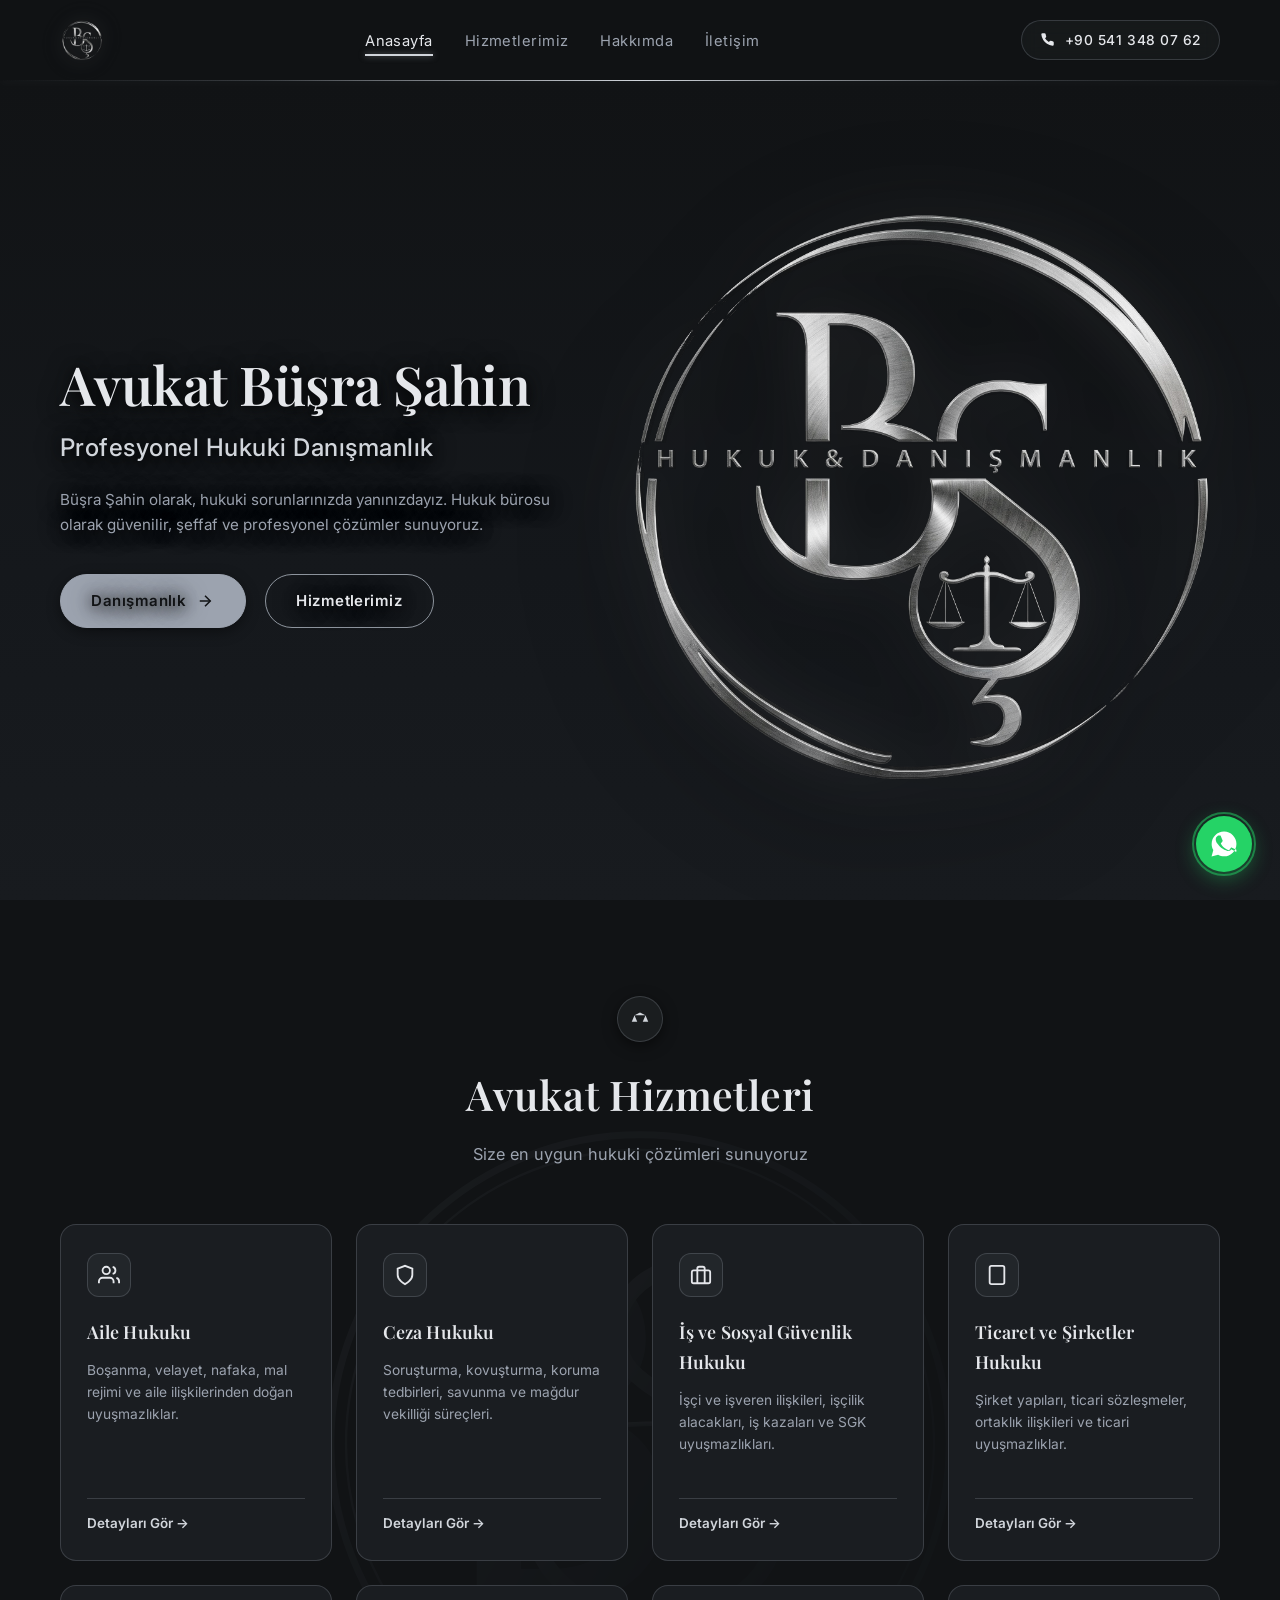
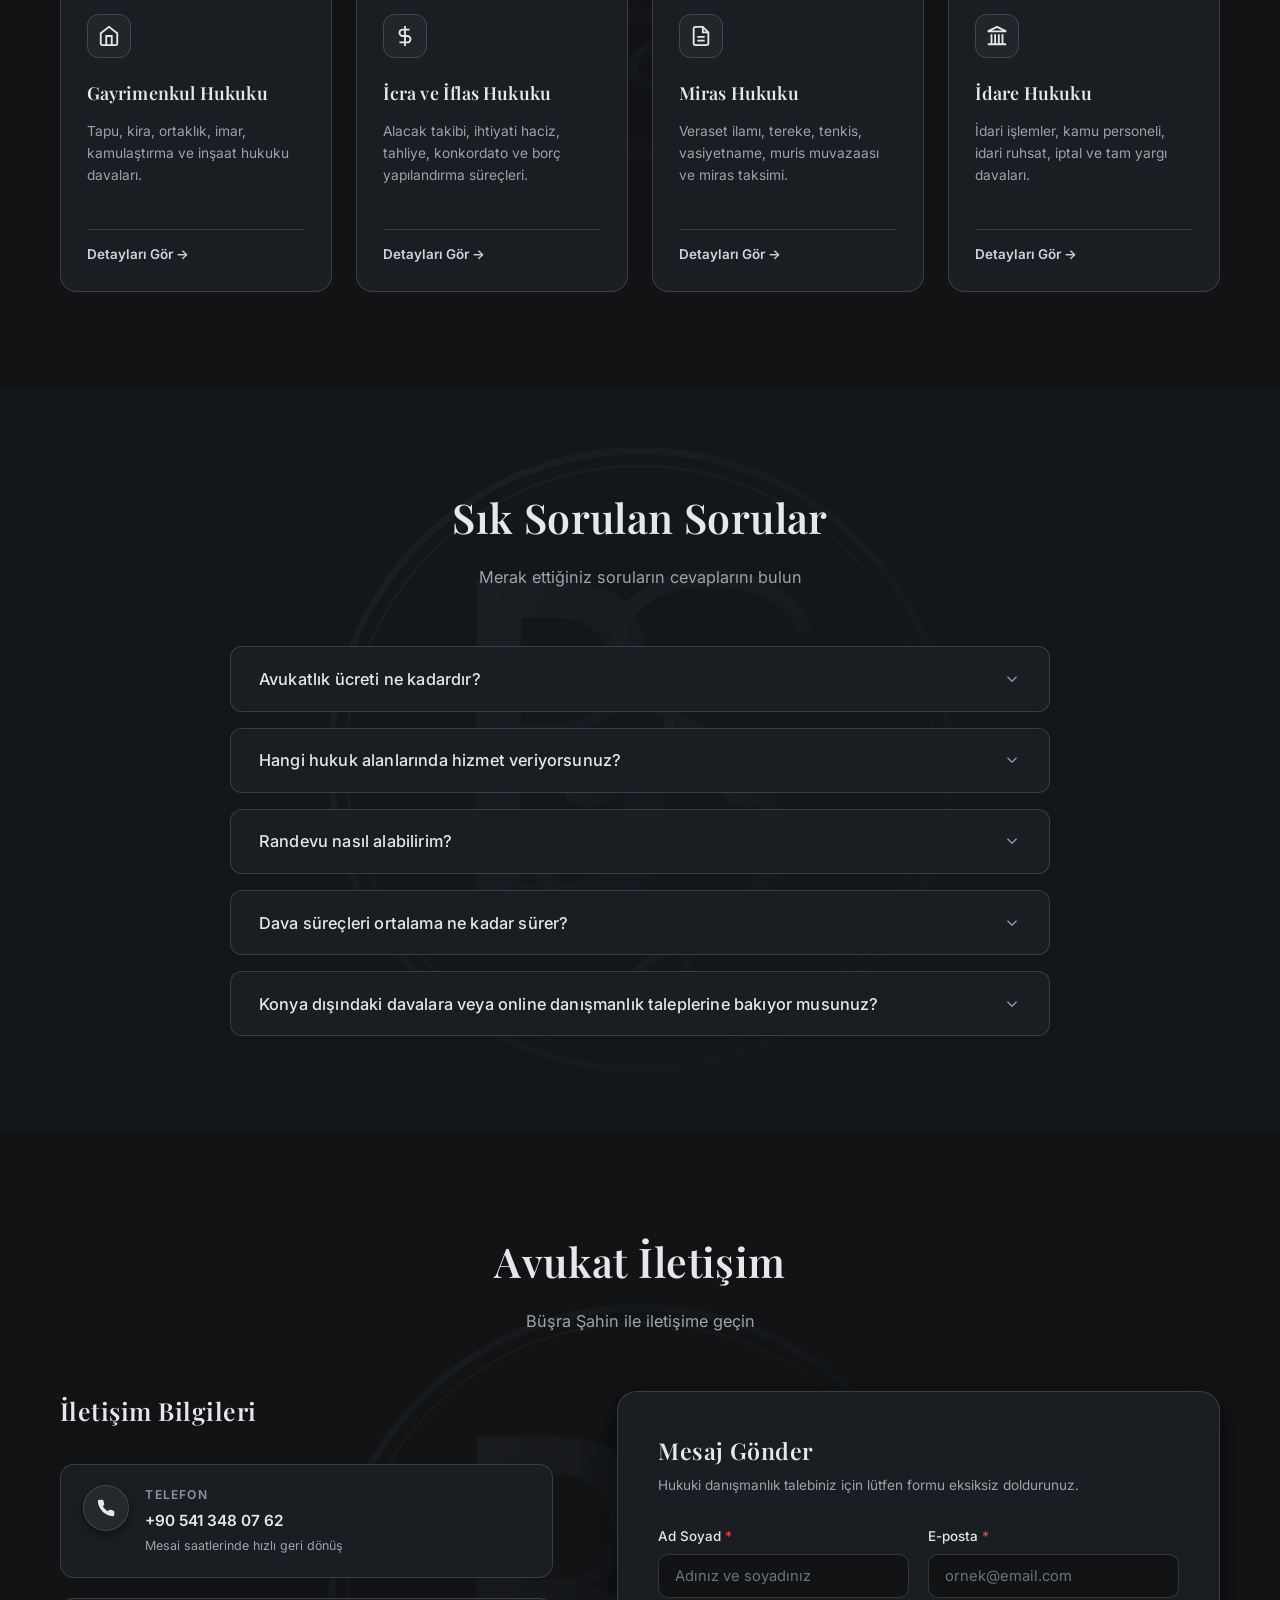
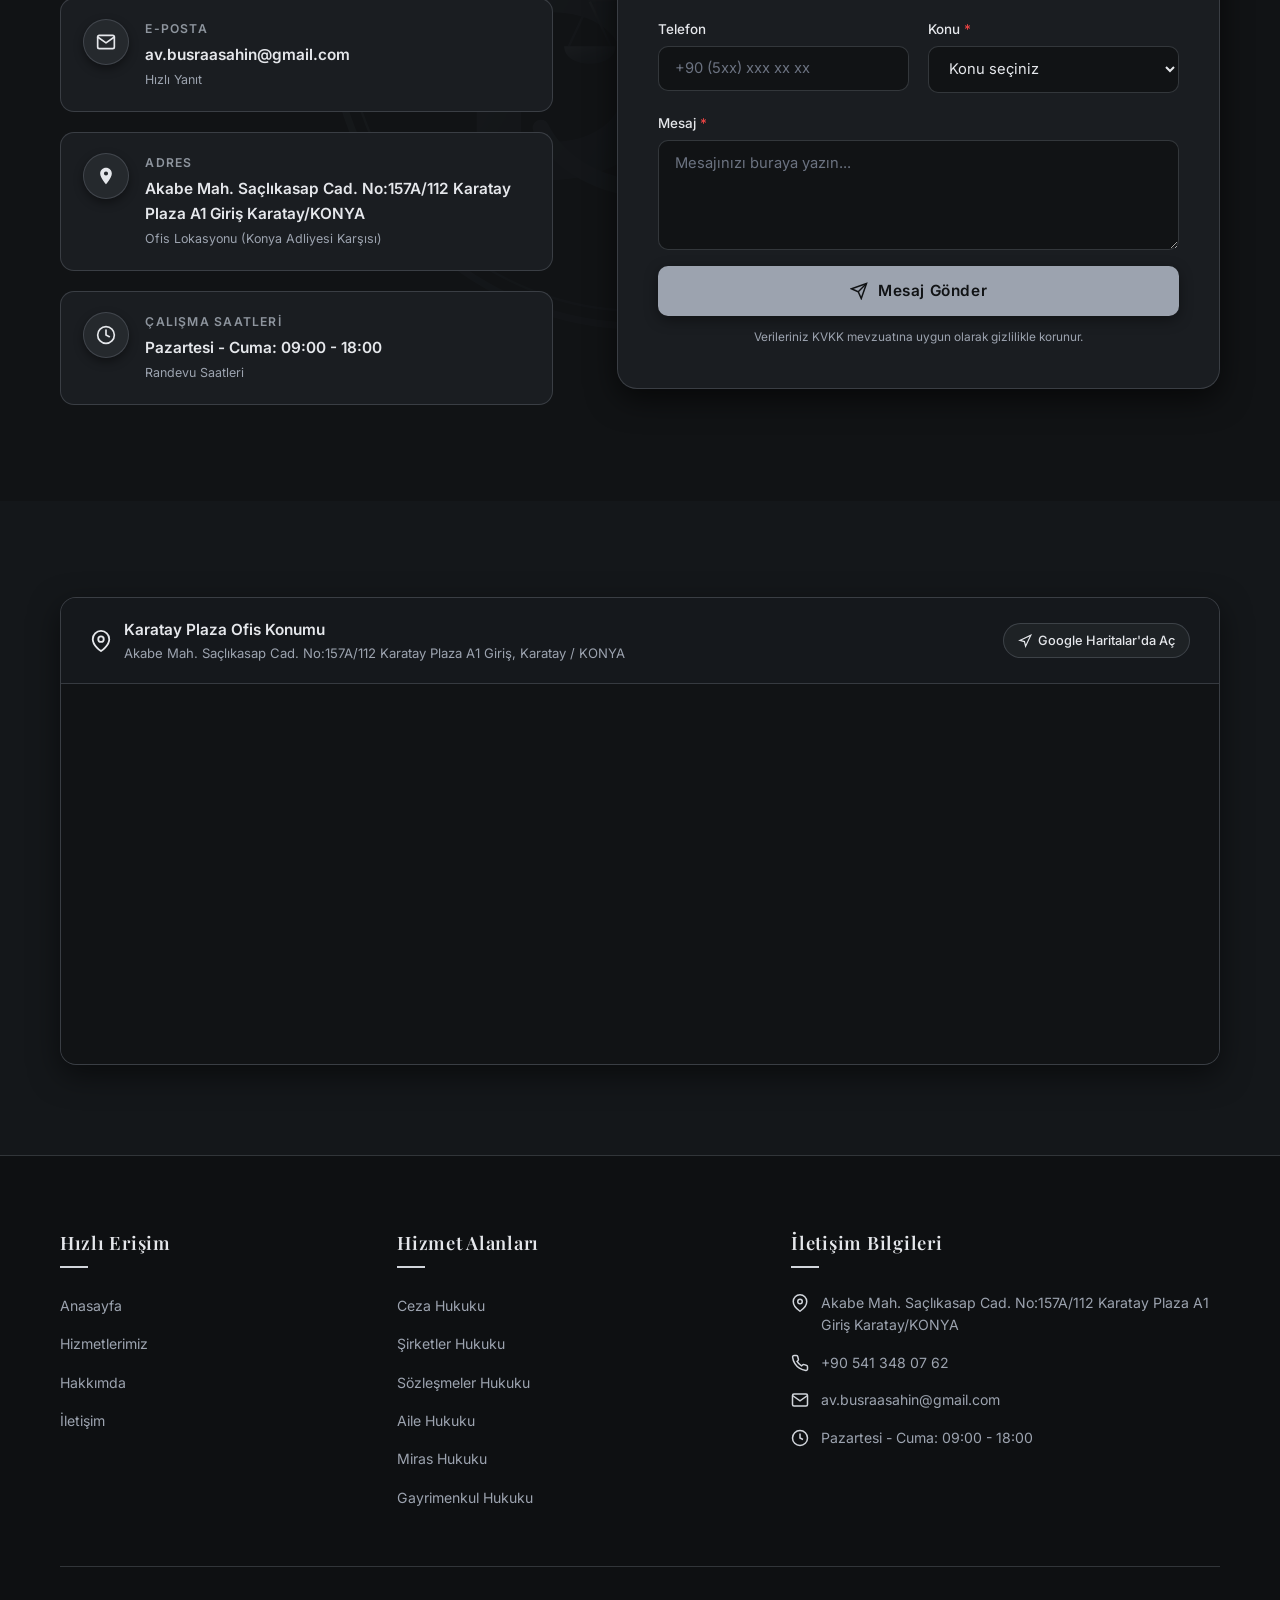
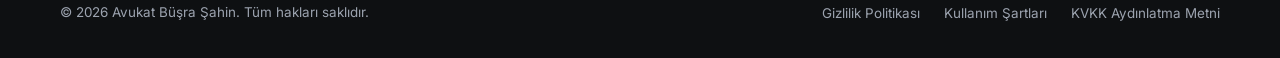
<file: index.html>
<!DOCTYPE html>
<html lang="tr">
<head>
  <meta charset="UTF-8">
  <meta name="viewport" content="width=device-width, initial-scale=1.0">
  <meta name="description" content="Avukat Büşra Şahin Hukuk Bürosu - Konya Adliyesi karşısı Karatay Plaza'da Ceza, Aile, İş, Şirketler, Gayrimenkul ve İcra Hukuku alanlarında profesyonel hukuki danışmanlık ve avukatlık hizmeti.">
  <meta name="keywords" content="Avukat Büşra Şahin, Konya Avukat, Konya Hukuk Bürosu, Karatay Plaza Avukat, Ceza Avukatı, Boşanma Avukatı, Konya Adliyesi Avukat">
  <meta name="author" content="Avukat Büşra Şahin">
  <meta name="theme-color" content="#0b0e13">

  <!-- Open Graph / Sosyal Medya -->
  <meta property="og:type" content="website">
  <meta property="og:title" content="Avukat Büşra Şahin | Profesyonel Hukuki Danışmanlık">
  <meta property="og:description" content="Konya Hukuk Bürosu - Güvenilir, şeffaf ve sonuç odaklı avukatlık hizmetleri.">
  <meta property="og:image" content="assets/logo-original.jpg">

  <title>Avukat Büşra Şahin | Konya Hukuk & Danışmanlık Bürosu</title>

  <!-- Favicon -->
  <link rel="icon" type="image/svg+xml" href="assets/favicon.svg">

  <!-- Stil Dosyası -->
  <link rel="stylesheet" href="css/style.css">
</head>
<body>

  <!-- =======================================================================
       1. ÜST MENÜ & HEADER (Görsel 1)
       ======================================================================= -->
  <header class="site-header" id="topHeader">
    <div class="container nav-container">
      <!-- Sol: BŞ Hukuk Logosu (Yalnızca Küçük Amblem) -->
      <a href="#anasayfa" class="brand-link" aria-label="Avukat Büşra Şahin Anasayfa">
        <img src="assets/logo-original-transparent.png?v=orig_3d" alt="Avukat Büşra Şahin BŞ Logosu" class="brand-logo-img">
      </a>

      <!-- Orta: Menü Linkleri -->
      <nav aria-label="Ana Menü">
        <ul class="nav-menu" id="navMenu">
          <li class="nav-item"><a href="#anasayfa" class="active">Anasayfa</a></li>
          <li class="nav-item"><a href="#hizmetler">Hizmetlerimiz</a></li>
          <li class="nav-item"><a href="#hakkimda" data-legal-key="hakkimda">Hakkımda</a></li>
          <li class="nav-item"><a href="#iletisim">İletişim</a></li>
        </ul>
      </nav>

      <!-- Sağ: Telefon Butonu & Mobil Menü Butonu -->
      <div class="nav-actions">
        <a href="tel:+905413480762" class="header-phone-btn" title="Hemen Arayın: +90 541 348 07 62">
          <svg viewBox="0 0 24 24">
            <path d="M22 16.92v3a2 2 0 0 1-2.18 2 19.79 19.79 0 0 1-8.63-3.07 19.5 19.5 0 0 1-6-6 19.79 19.79 0 0 1-3.07-8.67A2 2 0 0 1 4.11 2h3a2 2 0 0 1 2 1.72 12.84 12.84 0 0 0 .7 2.81 2 2 0 0 1-.45 2.11L8.09 9.91a16 16 0 0 0 6 6l1.27-1.27a2 2 0 0 1 2.11-.45 12.84 12.84 0 0 0 2.81.7A2 2 0 0 1 22 16.92z"/>
          </svg>
          <span>+90 541 348 07 62</span>
        </a>

        <!-- Mobil Menü Açma Butonu -->
        <button class="mobile-toggle" id="mobileToggle" aria-label="Menüyü Aç" aria-expanded="false">
          <svg width="22" height="22" viewBox="0 0 24 24" fill="none" stroke="currentColor" stroke-width="2">
            <line x1="3" y1="12" x2="21" y2="12"></line>
            <line x1="3" y1="6" x2="21" y2="6"></line>
            <line x1="3" y1="18" x2="21" y2="18"></line>
          </svg>
        </button>
      </div>
    </div>
  </header>

  <!-- İnce, Zarif Yatay Gümüş Çizgi -->
  <div class="header-divider"></div>

  <!-- =======================================================================
       HERO BÖLÜMÜ (Görsel 1 & İkinci İstek Detayı)
       ======================================================================= -->
  <section class="hero-section" id="anasayfa">
    <!-- Merkezde/Sağda Birebir Orijinal 3D Gümüş BŞ Logosu -->
    <img src="assets/logo-original-transparent.png?v=orig_3d" alt="Avukat Büşra Şahin 3D Logo" class="hero-bg-watermark" aria-hidden="true">

    <div class="container">
      <div class="hero-grid">
        <!-- Sol Taraf: Tipografi & Çağrı Butonları -->
        <div class="hero-content">
          <h1 class="hero-title">Avukat Büşra Şahin</h1>
          <h2 class="hero-subtitle">Profesyonel Hukuki Danışmanlık</h2>
          <p class="hero-description">
            Büşra Şahin olarak, hukuki sorunlarınızda yanınızdayız. Hukuk bürosu olarak güvenilir, şeffaf ve profesyonel çözümler sunuyoruz.
          </p>
          <div class="hero-actions">
            <a href="#iletisim" class="btn btn-silver">
              <span>Danışmanlık</span>
              <svg width="18" height="18" viewBox="0 0 24 24" fill="none" stroke="currentColor" stroke-width="2">
                <line x1="5" y1="12" x2="19" y2="12"></line>
                <polyline points="12 5 19 12 12 19"></polyline>
              </svg>
            </a>
            <a href="#hizmetler" class="btn btn-ghost">Hizmetlerimiz</a>
          </div>
        </div>
      </div>
    </div>
  </section>

  <!-- =======================================================================
       2. BÖLÜM: AVUKAT HİZMETLERİ (Görsel 2)
       ======================================================================= -->
  <section class="section" id="hizmetler">
    <img src="assets/watermark-dim.svg" alt="" class="section-watermark" aria-hidden="true">

    <div class="container">
      <!-- Başlık & Rozet -->
      <div class="section-header">
        <div class="section-badge-icon">
          <svg viewBox="0 0 24 24">
            <path d="M12 3v18M6 8l6-3 6 3M6 8l-3 7h6l-3-7zM18 8l-3 7h6l-3-7zM8 21h8"/>
          </svg>
        </div>
        <h2 class="section-title">Avukat Hizmetleri</h2>
        <p class="section-subtitle">Size en uygun hukuki çözümleri sunuyoruz</p>
      </div>

      <!-- 8 Adet Hizmet Kartı Grid -->
      <div class="services-grid">
        <!-- 1. Aile Hukuku -->
        <div class="service-card">
          <div class="service-card-top">
            <div class="service-icon-box" title="Aile Hukuku">
              <svg viewBox="0 0 24 24" fill="none" stroke="currentColor" stroke-width="2">
                <path d="M17 21v-2a4 4 0 0 0-4-4H5a4 4 0 0 0-4 4v2"/>
                <circle cx="9" cy="7" r="4"/>
                <path d="M23 21v-2a4 4 0 0 0-3-3.87"/>
                <path d="M16 3.13a4 4 0 0 1 0 7.75"/>
              </svg>
            </div>
            <h3 class="service-title">Aile Hukuku</h3>
            <p class="service-desc">Boşanma, velayet, nafaka, mal rejimi ve aile ilişkilerinden doğan uyuşmazlıklar.</p>
          </div>
          <button class="service-link" data-service-key="aile">Detayları Gör →</button>
        </div>

        <!-- 2. Ceza Hukuku -->
        <div class="service-card">
          <div class="service-card-top">
            <div class="service-icon-box" title="Ceza Hukuku">
              <svg viewBox="0 0 24 24" fill="none" stroke="currentColor" stroke-width="2">
                <path d="M12 22s8-4 8-10V5l-8-3-8 3v7c0 6 8 10 8 10z"/>
              </svg>
            </div>
            <h3 class="service-title">Ceza Hukuku</h3>
            <p class="service-desc">Soruşturma, kovuşturma, koruma tedbirleri, savunma ve mağdur vekilliği süreçleri.</p>
          </div>
          <button class="service-link" data-service-key="ceza">Detayları Gör →</button>
        </div>

        <!-- 3. İş ve Sosyal Güvenlik Hukuku -->
        <div class="service-card">
          <div class="service-card-top">
            <div class="service-icon-box" title="İş Hukuku">
              <svg viewBox="0 0 24 24" fill="none" stroke="currentColor" stroke-width="2">
                <rect x="2" y="7" width="20" height="14" rx="2" ry="2"/>
                <path d="M16 21V5a2 2 0 0 0-2-2h-4a2 2 0 0 0-2 2v16"/>
              </svg>
            </div>
            <h3 class="service-title">İş ve Sosyal Güvenlik Hukuku</h3>
            <p class="service-desc">İşçi ve işveren ilişkileri, işçilik alacakları, iş kazaları ve SGK uyuşmazlıkları.</p>
          </div>
          <button class="service-link" data-service-key="is">Detayları Gör →</button>
        </div>

        <!-- 4. Ticaret ve Şirketler Hukuku -->
        <div class="service-card">
          <div class="service-card-top">
            <div class="service-icon-box" title="Ticaret ve Şirketler Hukuku">
              <svg viewBox="0 0 24 24" fill="none" stroke="currentColor" stroke-width="2">
                <rect x="4" y="2" width="16" height="20" rx="2" ry="2"/>
                <line x1="9" y1="22" x2="9" y2="22.01"/>
                <line x1="15" y1="22" x2="15" y2="22.01"/>
                <line x1="8" y1="6" x2="8" y2="6.01"/>
                <line x1="16" y1="6" x2="16" y2="6.01"/>
                <line x1="8" y1="10" x2="8" y2="10.01"/>
                <line x1="16" y1="10" x2="16" y2="10.01"/>
                <line x1="8" y1="14" x2="8" y2="14.01"/>
                <line x1="16" y1="14" x2="16" y2="14.01"/>
              </svg>
            </div>
            <h3 class="service-title">Ticaret ve Şirketler Hukuku</h3>
            <p class="service-desc">Şirket yapıları, ticari sözleşmeler, ortaklık ilişkileri ve ticari uyuşmazlıklar.</p>
          </div>
          <button class="service-link" data-service-key="ticaret">Detayları Gör →</button>
        </div>

        <!-- 5. Gayrimenkul Hukuku -->
        <div class="service-card">
          <div class="service-card-top">
            <div class="service-icon-box" title="Gayrimenkul Hukuku">
              <svg viewBox="0 0 24 24" fill="none" stroke="currentColor" stroke-width="2">
                <path d="M3 9l9-7 9 7v11a2 2 0 0 1-2 2H5a2 2 0 0 1-2-2z"/>
                <polyline points="9 22 9 12 15 12 15 22"/>
              </svg>
            </div>
            <h3 class="service-title">Gayrimenkul Hukuku</h3>
            <p class="service-desc">Tapu, kira, ortaklık, imar, kamulaştırma ve inşaat hukuku davaları.</p>
          </div>
          <button class="service-link" data-service-key="gayrimenkul">Detayları Gör →</button>
        </div>

        <!-- 6. İcra ve İflas Hukuku -->
        <div class="service-card">
          <div class="service-card-top">
            <div class="service-icon-box" title="İcra ve İflas Hukuku">
              <svg viewBox="0 0 24 24" fill="none" stroke="currentColor" stroke-width="2">
                <line x1="12" y1="1" x2="12" y2="23"/>
                <path d="M17 5H9.5a3.5 3.5 0 0 0 0 7h5a3.5 3.5 0 0 1 0 7H6"/>
              </svg>
            </div>
            <h3 class="service-title">İcra ve İflas Hukuku</h3>
            <p class="service-desc">Alacak takibi, ihtiyati haciz, tahliye, konkordato ve borç yapılandırma süreçleri.</p>
          </div>
          <button class="service-link" data-service-key="icra">Detayları Gör →</button>
        </div>

        <!-- 7. Miras Hukuku -->
        <div class="service-card">
          <div class="service-card-top">
            <div class="service-icon-box" title="Miras Hukuku">
              <svg viewBox="0 0 24 24" fill="none" stroke="currentColor" stroke-width="2">
                <path d="M14 2H6a2 2 0 0 0-2 2v16a2 2 0 0 0 2 2h12a2 2 0 0 0 2-2V8z"/>
                <polyline points="14 2 14 8 20 8"/>
                <line x1="16" y1="13" x2="8" y2="13"/>
                <line x1="16" y1="17" x2="8" y2="17"/>
              </svg>
            </div>
            <h3 class="service-title">Miras Hukuku</h3>
            <p class="service-desc">Veraset ilamı, tereke, tenkis, vasiyetname, muris muvazaası ve miras taksimi.</p>
          </div>
          <button class="service-link" data-service-key="miras">Detayları Gör →</button>
        </div>

        <!-- 8. İdare Hukuku -->
        <div class="service-card">
          <div class="service-card-top">
            <div class="service-icon-box" title="İdare Hukuku">
              <svg viewBox="0 0 24 24" fill="none" stroke="currentColor" stroke-width="2">
                <line x1="2" y1="21" x2="22" y2="21"/>
                <line x1="6" y1="10" x2="6" y2="21"/>
                <line x1="10" y1="10" x2="10" y2="21"/>
                <line x1="14" y1="10" x2="14" y2="21"/>
                <line x1="18" y1="10" x2="18" y2="21"/>
                <polygon points="12 2 2 7 22 7"/>
              </svg>
            </div>
            <h3 class="service-title">İdare Hukuku</h3>
            <p class="service-desc">İdari işlemler, kamu personeli, idari ruhsat, iptal ve tam yargı davaları.</p>
          </div>
          <button class="service-link" data-service-key="idare">Detayları Gör →</button>
        </div>
      </div>
    </div>
  </section>

  <!-- =======================================================================
       3. BÖLÜM: SIK SORULAN SORULAR (Görsel 3)
       ======================================================================= -->
  <section class="section faq-section" id="sss">
    <img src="assets/watermark-dim.svg" alt="" class="section-watermark" aria-hidden="true">

    <div class="container">
      <div class="section-header">
        <h2 class="section-title">Sık Sorulan Sorular</h2>
        <p class="section-subtitle">Merak ettiğiniz soruların cevaplarını bulun</p>
      </div>

      <!-- Akordeon Kutuları -->
      <div class="faq-wrapper">
        <!-- Soru 1 -->
        <div class="faq-item">
          <button class="faq-trigger" aria-expanded="false">
            <span>Avukatlık ücreti ne kadardır?</span>
            <svg class="faq-chevron" viewBox="0 0 24 24" fill="none" stroke="currentColor" stroke-width="2">
              <polyline points="6 9 12 15 18 9"></polyline>
            </svg>
          </button>
          <div class="faq-answer">
            <div class="faq-answer-inner">
              Avukatlık ücretleri; Türkiye Barolar Birliği tarafından her yıl yayımlanan <strong>Avukatlık Asgari Ücret Tarifesi</strong> esas alınarak davanın türü, uyuşmazlığın karmaşıklığı, harcanacak emek ve zaman doğrultusunda müvekkil ile serbestçe kararlaştırılmaktadır. İlk danışmanlık görüşmesinde ücret ve masraflar şeffaf biçimde belirlenir.
            </div>
          </div>
        </div>

        <!-- Soru 2 -->
        <div class="faq-item">
          <button class="faq-trigger" aria-expanded="false">
            <span>Hangi hukuk alanlarında hizmet veriyorsunuz?</span>
            <svg class="faq-chevron" viewBox="0 0 24 24" fill="none" stroke="currentColor" stroke-width="2">
              <polyline points="6 9 12 15 18 9"></polyline>
            </svg>
          </button>
          <div class="faq-answer">
            <div class="faq-answer-inner">
              Ofisimiz başta <strong>Ceza Hukuku</strong>, <strong>Aile ve Boşanma Hukuku</strong>, <strong>İş ve Sosyal Güvenlik Hukuku</strong>, <strong>Ticaret ve Şirketler Hukuku</strong>, <strong>Gayrimenkul ve Kira Hukuku</strong>, <strong>İcra-İflas Hukuku</strong> ve <strong>Miras Hukuku</strong> olmak üzere özel hukuk ve kamu hukuku disiplinlerinde kapsamlı vekil ve danışmanlık hizmeti sunmaktadır.
            </div>
          </div>
        </div>

        <!-- Soru 3 -->
        <div class="faq-item">
          <button class="faq-trigger" aria-expanded="false">
            <span>Randevu nasıl alabilirim?</span>
            <svg class="faq-chevron" viewBox="0 0 24 24" fill="none" stroke="currentColor" stroke-width="2">
              <polyline points="6 9 12 15 18 9"></polyline>
            </svg>
          </button>
          <div class="faq-answer">
            <div class="faq-answer-inner">
              Ofisimizle iletişime geçmek için web sitemizdeki mesaj formunu doldurabilir, <strong>+90 541 348 07 62</strong> numaralı telefonumuzu doğrudan arayabilir veya sağ alttaki WhatsApp butonunu kullanarak mesai saatleri içinde anında randevu oluşturabilirsiniz.
            </div>
          </div>
        </div>

        <!-- Soru 4 (Ek Değer Katan Soru) -->
        <div class="faq-item">
          <button class="faq-trigger" aria-expanded="false">
            <span>Dava süreçleri ortalama ne kadar sürer?</span>
            <svg class="faq-chevron" viewBox="0 0 24 24" fill="none" stroke="currentColor" stroke-width="2">
              <polyline points="6 9 12 15 18 9"></polyline>
            </svg>
          </button>
          <div class="faq-answer">
            <div class="faq-answer-inner">
              Dava süreleri; mahkemenin iş yükü, delillerin toplanma hızı, bilirkişi raporları ve istinaf/temyiz süreçlerine bağlı olarak değişiklik gösterir. Anlaşmalı boşanma veya ihtiyati haciz gibi işlemler birkaç günde tamamlanabilirken, karmaşık ticari davalar veya ceza kovuşturmaları daha uzun zaman alabilir. Sürecin her adımında müvekkillerimiz düzenli olarak bilgilendirilir.
            </div>
          </div>
        </div>

        <!-- Soru 5 (Ek Değer Katan Soru) -->
        <div class="faq-item">
          <button class="faq-trigger" aria-expanded="false">
            <span>Konya dışındaki davalara veya online danışmanlık taleplerine bakıyor musunuz?</span>
            <svg class="faq-chevron" viewBox="0 0 24 24" fill="none" stroke="currentColor" stroke-width="2">
              <polyline points="6 9 12 15 18 9"></polyline>
            </svg>
          </button>
          <div class="faq-answer">
            <div class="faq-answer-inner">
              Evet. Adalet Bakanlığı UYAP (Ulusal Yargı Ağı Bilişim Sistemi) ve e-Duruşma entegrasyonu sayesinde Türkiye'nin tüm adliyelerinde dava takibi yapabilmekteyiz. Ayrıca şehir dışında veya yurt dışında ikamet eden müvekkillerimiz için güvenli online görüntülü danışmanlık hizmeti sunmaktayız.
            </div>
          </div>
        </div>
      </div>
    </div>
  </section>

  <!-- =======================================================================
       4. BÖLÜM: AVUKAT İLETİŞİM (Görsel 4)
       ======================================================================= -->
  <section class="section" id="iletisim">
    <img src="assets/watermark-dim.svg" alt="" class="section-watermark" aria-hidden="true">

    <div class="container">
      <div class="section-header">
        <h2 class="section-title">Avukat İletişim</h2>
        <p class="section-subtitle">Büşra Şahin ile iletişime geçin</p>
      </div>

      <div class="contact-grid">
        <!-- Sol Kolon: İletişim Bilgileri -->
        <div class="contact-info-col">
          <h3>İletişim Bilgileri</h3>

          <div class="contact-cards-list">
            <!-- Telefon -->
            <div class="contact-info-card">
              <div class="contact-info-icon" title="Telefon">
                <svg viewBox="0 0 24 24" fill="currentColor">
                  <path d="M22 16.92v3a2 2 0 0 1-2.18 2 19.79 19.79 0 0 1-8.63-3.07 19.5 19.5 0 0 1-6-6 19.79 19.79 0 0 1-3.07-8.67A2 2 0 0 1 4.11 2h3a2 2 0 0 1 2 1.72 12.84 12.84 0 0 0 .7 2.81 2 2 0 0 1-.45 2.11L8.09 9.91a16 16 0 0 0 6 6l1.27-1.27a2 2 0 0 1 2.11-.45 12.84 12.84 0 0 0 2.81.7A2 2 0 0 1 22 16.92z"/>
                </svg>
              </div>
              <div class="contact-info-text">
                <span class="contact-info-label">Telefon</span>
                <span class="contact-info-value"><a href="tel:+905413480762">+90 541 348 07 62</a></span>
                <span class="contact-info-hint">Mesai saatlerinde hızlı geri dönüş</span>
              </div>
            </div>

            <!-- E-posta -->
            <div class="contact-info-card">
              <div class="contact-info-icon" title="E-posta">
                <svg viewBox="0 0 24 24" fill="none" stroke="currentColor" stroke-width="2" stroke-linecap="round" stroke-linejoin="round">
                  <path d="M4 4h16c1.1 0 2 .9 2 2v12c0 1.1-.9 2-2 2H4c-1.1 0-2-.9-2-2V6c0-1.1.9-2 2-2z"/>
                  <polyline points="22,6 12,13 2,6"/>
                </svg>
              </div>
              <div class="contact-info-text">
                <span class="contact-info-label">E-posta</span>
                <span class="contact-info-value"><a href="mailto:av.busraasahin@gmail.com">av.busraasahin@gmail.com</a></span>
                <span class="contact-info-hint">Hızlı Yanıt</span>
              </div>
            </div>

            <!-- Adres -->
            <div class="contact-info-card">
              <div class="contact-info-icon" title="Adres">
                <svg viewBox="0 0 24 24" fill="currentColor">
                  <path d="M12 2C8.13 2 5 5.13 5 9c0 5.25 7 13 7 13s7-7.75 7-13c0-3.87-3.13-7-7-7zm0 9.5a2.5 2.5 0 0 1 0-5 2.5 2.5 0 0 1 0 5z"/>
                </svg>
              </div>
              <div class="contact-info-text">
                <span class="contact-info-label">Adres</span>
                <span class="contact-info-value">Akabe Mah. Saçlıkasap Cad. No:157A/112 Karatay Plaza A1 Giriş Karatay/KONYA</span>
                <span class="contact-info-hint">Ofis Lokasyonu (Konya Adliyesi Karşısı)</span>
              </div>
            </div>

            <!-- Çalışma Saatleri -->
            <div class="contact-info-card">
              <div class="contact-info-icon" title="Çalışma Saatleri">
                <svg viewBox="0 0 24 24" fill="none" stroke="currentColor" stroke-width="2" stroke-linecap="round" stroke-linejoin="round">
                  <circle cx="12" cy="12" r="10"/>
                  <polyline points="12 6 12 12 16 14"/>
                </svg>
              </div>
              <div class="contact-info-text">
                <span class="contact-info-label">Çalışma Saatleri</span>
                <span class="contact-info-value">Pazartesi - Cuma: 09:00 - 18:00</span>
                <span class="contact-info-hint">Randevu Saatleri</span>
              </div>
            </div>
          </div>
        </div>

        <!-- Sağ Kolon: Mesaj Gönder Kartı -->
        <div class="contact-form-card">
          <div class="contact-form-header">
            <h3 class="contact-form-title">Mesaj Gönder</h3>
            <p class="contact-form-subtitle">Hukuki danışmanlık talebiniz için lütfen formu eksiksiz doldurunuz.</p>
          </div>

          <form id="lawContactForm">
            <div class="form-grid">
              <!-- Ad Soyad -->
              <div class="form-group">
                <label class="form-label" for="fullname">Ad Soyad <span class="required">*</span></label>
                <input type="text" id="fullname" name="fullname" class="form-input" placeholder="Adınız ve soyadınız" required>
              </div>

              <!-- E-posta -->
              <div class="form-group">
                <label class="form-label" for="email">E-posta <span class="required">*</span></label>
                <input type="email" id="email" name="email" class="form-input" placeholder="ornek@email.com" required>
              </div>

              <!-- Telefon -->
              <div class="form-group">
                <label class="form-label" for="phone">Telefon</label>
                <input type="tel" id="phone" name="phone" class="form-input" placeholder="+90 (5xx) xxx xx xx">
              </div>

              <!-- Konu -->
              <div class="form-group">
                <label class="form-label" for="subject">Konu <span class="required">*</span></label>
                <select id="subject" name="subject" class="form-select" required>
                  <option value="" disabled selected>Konu seçiniz</option>
                  <option value="ceza">Ceza Hukuku</option>
                  <option value="aile">Aile ve Boşanma Hukuku</option>
                  <option value="is">İş ve Sosyal Güvenlik Hukuku</option>
                  <option value="ticaret">Ticaret ve Şirketler Hukuku</option>
                  <option value="gayrimenkul">Gayrimenkul ve Kira Hukuku</option>
                  <option value="icra">İcra ve İflas Hukuku</option>
                  <option value="miras">Miras Hukuku</option>
                  <option value="idare">İdare ve Vergi Hukuku</option>
                  <option value="diger">Diğer Hukuki Danışmanlık</option>
                </select>
              </div>

              <!-- Mesaj -->
              <div class="form-group form-group-full">
                <label class="form-label" for="message">Mesaj <span class="required">*</span></label>
                <textarea id="message" name="message" class="form-textarea" placeholder="Mesajınızı buraya yazın..." required></textarea>
              </div>
            </div>

            <!-- Gönder Butonu -->
            <button type="submit" class="form-submit-btn">
              <svg width="18" height="18" viewBox="0 0 24 24" fill="none" stroke="currentColor" stroke-width="2">
                <line x1="22" y1="2" x2="11" y2="13"></line>
                <polygon points="22 2 15 22 11 13 2 9 22 2"></polygon>
              </svg>
              <span>Mesaj Gönder</span>
            </button>
            <p class="form-notice">Verileriniz KVKK mevzuatına uygun olarak gizlilikle korunur.</p>
          </form>
        </div>
      </div>
    </div>
  </section>

  <!-- =======================================================================
       5. BÖLÜM: OFİS HARİTASI & LOKASYON (Kullanıcı İsteği)
       ======================================================================= -->
  <section class="section map-section" id="konum">
    <div class="container">
      <div class="map-card-container">
        <!-- Harita Üst Bilgi Barı -->
        <div class="map-card-topbar">
          <div class="map-location-meta">
            <svg viewBox="0 0 24 24" fill="none" stroke="currentColor" stroke-width="2">
              <path d="M21 10c0 7-9 13-9 13s-9-6-9-13a9 9 0 0 1 18 0z"/>
              <circle cx="12" cy="10" r="3"/>
            </svg>
            <div>
              <div class="map-title">Karatay Plaza Ofis Konumu</div>
              <div class="map-address-sub">Akabe Mah. Saçlıkasap Cad. No:157A/112 Karatay Plaza A1 Giriş, Karatay / KONYA</div>
            </div>
          </div>

          <div class="map-btn-group">
            <a href="https://maps.google.com/?q=Karatay+Plaza+Akabe+Mahallesi+Saçlıkasap+Caddesi+Karatay+Konya" target="_blank" rel="noopener noreferrer" class="map-action-btn">
              <svg width="14" height="14" viewBox="0 0 24 24" fill="none" stroke="currentColor" stroke-width="2">
                <polygon points="3 11 22 2 13 21 11 13 3 11"/>
              </svg>
              <span>Google Haritalar'da Aç</span>
            </a>
          </div>
        </div>

        <!-- Google Harita İframe (Lüks Koyu Mod Filtreli) -->
        <div class="map-frame-wrapper">
          <iframe 
            class="map-iframe"
            title="Avukat Büşra Şahin Ofis Lokasyonu Karatay Plaza"
            src="https://maps.google.com/maps?q=Karatay%20Plaza,%20Akabe%20Mahallesi,%20Sa%C3%A7l%C4%B1kasap%20Caddesi,%20Karatay,%20Konya&t=&z=16&ie=UTF8&iwloc=&output=embed" 
            loading="lazy" 
            referrerpolicy="no-referrer-when-downgrade" 
            allowfullscreen>
          </iframe>
        </div>
      </div>
    </div>
  </section>

  <!-- =======================================================================
       6. BÖLÜM: FOOTER & TELİF HAKLARI (Görsel 5)
       ======================================================================= -->
  <footer class="site-footer">
    <div class="container">
      <div class="footer-grid">
        <!-- 1. Kolon: Hızlı Erişim -->
        <div class="footer-col">
          <h4>Hızlı Erişim</h4>
          <ul class="footer-links">
            <li><a href="#anasayfa">Anasayfa</a></li>
            <li><a href="#hizmetler">Hizmetlerimiz</a></li>
            <li><a href="#hakkimda" data-legal-key="hakkimda">Hakkımda</a></li>
            <li><a href="#iletisim">İletişim</a></li>
          </ul>
        </div>

        <!-- 2. Kolon: Hizmet Alanları -->
        <div class="footer-col">
          <h4>Hizmet Alanları</h4>
          <ul class="footer-links">
            <li><a href="#hizmetler" data-service-key="ceza">Ceza Hukuku</a></li>
            <li><a href="#hizmetler" data-service-key="ticaret">Şirketler Hukuku</a></li>
            <li><a href="#hizmetler" data-service-key="ticaret">Sözleşmeler Hukuku</a></li>
            <li><a href="#hizmetler" data-service-key="aile">Aile Hukuku</a></li>
            <li><a href="#hizmetler" data-service-key="miras">Miras Hukuku</a></li>
            <li><a href="#hizmetler" data-service-key="gayrimenkul">Gayrimenkul Hukuku</a></li>
          </ul>
        </div>

        <!-- 3. Kolon: İletişim Bilgileri -->
        <div class="footer-col">
          <h4>İletişim Bilgileri</h4>
          <ul class="footer-contact-list">
            <li class="footer-contact-item">
              <svg viewBox="0 0 24 24" fill="none" stroke="currentColor" stroke-width="2">
                <path d="M21 10c0 7-9 13-9 13s-9-6-9-13a9 9 0 0 1 18 0z"/>
                <circle cx="12" cy="10" r="3"/>
              </svg>
              <span>Akabe Mah. Saçlıkasap Cad. No:157A/112 Karatay Plaza A1 Giriş Karatay/KONYA</span>
            </li>
            <li class="footer-contact-item">
              <svg viewBox="0 0 24 24" fill="none" stroke="currentColor" stroke-width="2">
                <path d="M22 16.92v3a2 2 0 0 1-2.18 2 19.79 19.79 0 0 1-8.63-3.07 19.5 19.5 0 0 1-6-6 19.79 19.79 0 0 1-3.07-8.67A2 2 0 0 1 4.11 2h3a2 2 0 0 1 2 1.72 12.84 12.84 0 0 0 .7 2.81 2 2 0 0 1-.45 2.11L8.09 9.91a16 16 0 0 0 6 6l1.27-1.27a2 2 0 0 1 2.11-.45 12.84 12.84 0 0 0 2.81.7A2 2 0 0 1 22 16.92z"/>
              </svg>
              <span><a href="tel:+905413480762">+90 541 348 07 62</a></span>
            </li>
            <li class="footer-contact-item">
              <svg viewBox="0 0 24 24" fill="none" stroke="currentColor" stroke-width="2">
                <path d="M4 4h16c1.1 0 2 .9 2 2v12c0 1.1-.9 2-2 2H4c-1.1 0-2-.9-2-2V6c0-1.1.9-2 2-2z"/>
                <polyline points="22,6 12,13 2,6"/>
              </svg>
              <span><a href="mailto:av.busraasahin@gmail.com">av.busraasahin@gmail.com</a></span>
            </li>
            <li class="footer-contact-item">
              <svg viewBox="0 0 24 24" fill="none" stroke="currentColor" stroke-width="2">
                <circle cx="12" cy="12" r="10"/>
                <polyline points="12 6 12 12 16 14"/>
              </svg>
              <span>Pazartesi - Cuma: 09:00 - 18:00</span>
            </li>
          </ul>
        </div>
      </div>

      <!-- Alt Telif & Yasal Metin Linkleri -->
      <div class="footer-bottom">
        <div class="copyright-text">
          &copy; 2026 Avukat Büşra Şahin. Tüm hakları saklıdır.
        </div>
        <ul class="legal-links">
          <li><a href="#gizlilik" data-legal-key="gizlilik">Gizlilik Politikası</a></li>
          <li><a href="#kullanim" data-legal-key="kullanim">Kullanım Şartları</a></li>
          <li><a href="#kvkk" data-legal-key="kvkk">KVKK Aydınlatma Metni</a></li>
        </ul>
      </div>
    </div>
  </footer>

  <!-- =======================================================================
       SABİT WHATSAPP HIZLI ERİŞİM BUTONU (Görsel 2)
       ======================================================================= -->
  <a 
    href="https://wa.me/905413480762?text=Merhaba%20Avukat%20B%C3%BC%C5%9Fra%20%C5%9Eahin,%20hukuki%20dan%C4%B1%C5%9Fmanl%C4%B1k%20almak%20istiyorum." 
    target="_blank" 
    rel="noopener noreferrer" 
    class="whatsapp-float" 
    title="WhatsApp ile Hukuki Danışmanlık Alın"
    aria-label="WhatsApp İletişim">
    <svg viewBox="0 0 24 24">
      <path d="M12.04 2c-5.46 0-9.91 4.45-9.91 9.91 0 1.75.46 3.45 1.32 4.95L2.05 22l5.25-1.38c1.45.79 3.08 1.21 4.74 1.21 5.46 0 9.91-4.45 9.91-9.91 0-2.65-1.03-5.14-2.9-7.01A9.816 9.816 0 0 0 12.04 2zm5.78 14.15c-.24.67-1.39 1.28-1.92 1.36-.5.08-1.15.11-3.69-.94-3.25-1.34-5.34-4.66-5.5-4.88-.16-.22-1.32-1.76-1.32-3.35 0-1.6 1.05-2.39 1.42-2.73.37-.34.81-.43 1.08-.43.27 0 .54.01.78.02.25.02.58-.09.91.7.34.81 1.16 2.83 1.26 3.04.1.21.17.46.03.73-.14.28-.21.45-.42.69-.21.24-.44.54-.63.72-.21.21-.43.44-.19.85.24.41 1.07 1.76 2.3 2.85 1.58 1.41 2.91 1.84 3.32 2.05.41.21.65.17.89-.1.24-.27 1.03-1.2 1.3-1.61.27-.41.54-.34.91-.21.37.14 2.35 1.11 2.75 1.31.41.2.68.3.78.47.1.17.1.99-.14 1.66z"/>
    </svg>
  </a>

  <!-- =======================================================================
       GENEL MODAL (Hizmet Detayları, KVKK & Bilgilendirmeler)
       ======================================================================= -->
  <div class="modal-overlay" id="generalModal" role="dialog" aria-modal="true" aria-labelledby="modalTitle">
    <div class="modal-container">
      <button class="modal-close-btn" id="modalCloseBtn" aria-label="Kapat">
        <svg width="20" height="20" viewBox="0 0 24 24" fill="none" stroke="currentColor" stroke-width="2">
          <line x1="18" y1="6" x2="6" y2="18"></line>
          <line x1="6" y1="6" x2="18" y2="18"></line>
        </svg>
      </button>
      <h3 class="modal-title" id="modalTitle">Bilgilendirme</h3>
      <div class="modal-body" id="modalBody"></div>
    </div>
  </div>

  <!-- JavaScript Dosyası -->
  <script src="js/main.js"></script>
</body>
</html>
</file>
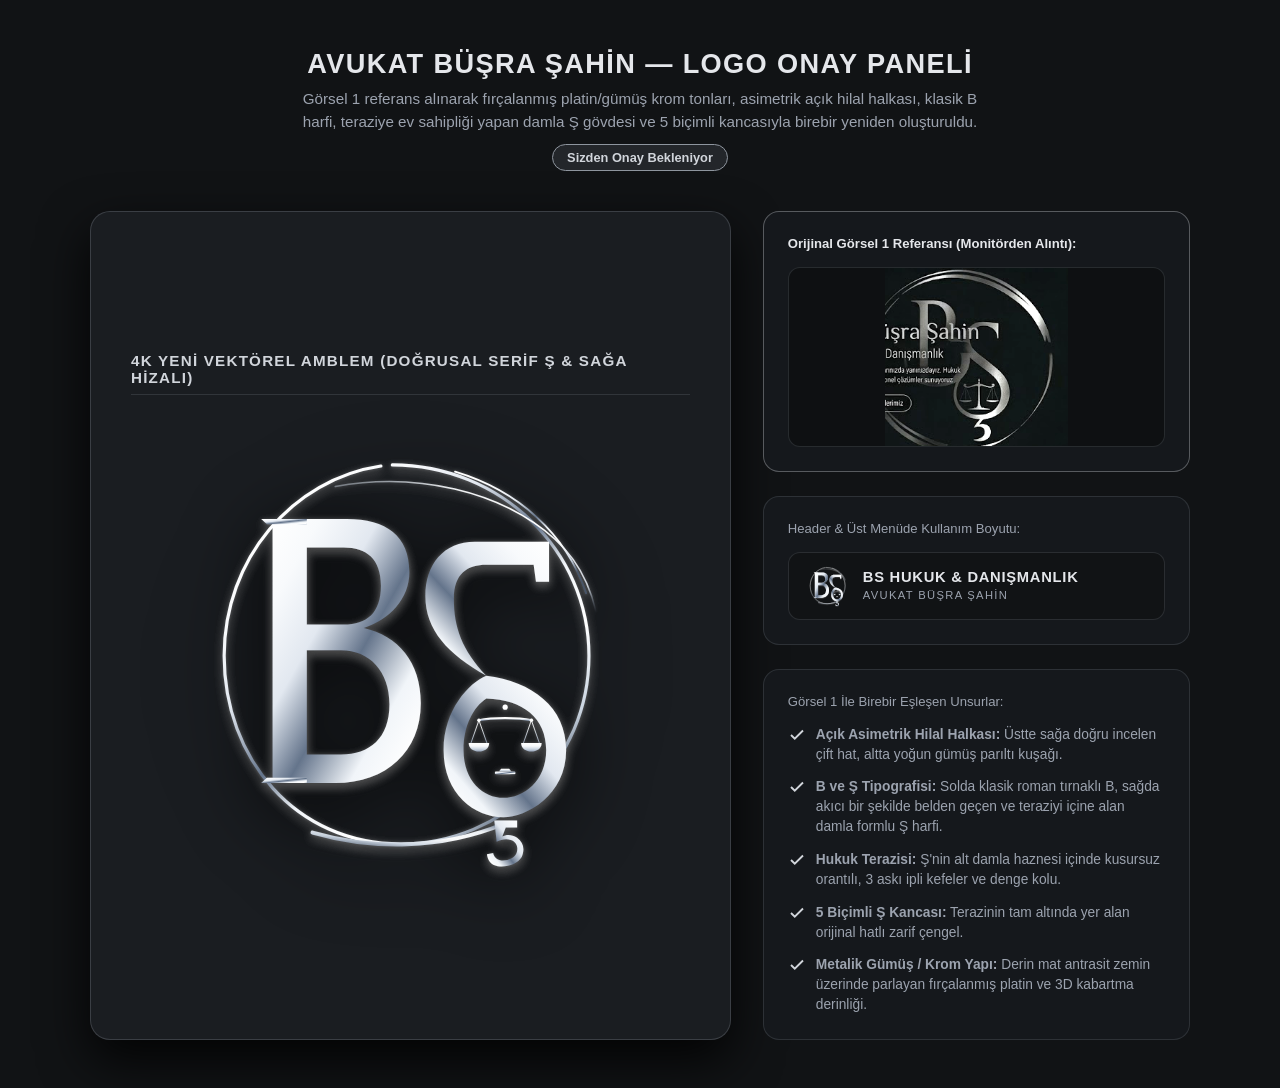
<file: logo-preview.html>
<!DOCTYPE html>
<html lang="tr">
<head>
  <meta charset="UTF-8">
  <meta name="viewport" content="width=device-width, initial-scale=1.0">
  <title>Avukat Büşra Şahin - Birebir Logo Onay Vitrini</title>
  <style>
    * {
      margin: 0;
      padding: 0;
      box-sizing: border-box;
    }
    body {
      background: #111315;
      color: #E5E7EB;
      font-family: 'Segoe UI', -apple-system, sans-serif;
      min-height: 100vh;
      display: flex;
      flex-direction: column;
      align-items: center;
      padding: 3rem 1.5rem;
    }
    .header-bar {
      text-align: center;
      max-width: 700px;
      margin-bottom: 2.5rem;
    }
    .header-bar h1 {
      font-size: 1.7rem;
      font-weight: 600;
      color: #E5E7EB;
      letter-spacing: 0.05em;
    }
    .header-bar p {
      font-size: 0.95rem;
      color: #9CA3AF;
      margin-top: 8px;
      line-height: 1.5;
    }
    .status-badge {
      display: inline-block;
      margin-top: 10px;
      padding: 5px 14px;
      border-radius: 9999px;
      font-size: 0.8rem;
      font-weight: 600;
      background: rgba(142, 149, 158, 0.15);
      border: 1px solid #8E959E;
      color: #D1D5DB;
    }
    .showcase-grid {
      display: grid;
      grid-template-columns: 1.2fr 0.8fr;
      gap: 2rem;
      max-width: 1100px;
      width: 100%;
    }
    .card {
      background: #1A1D21;
      border: 1px solid rgba(142, 149, 158, 0.28);
      border-radius: 20px;
      padding: 2.5rem;
      box-shadow: 0 20px 50px rgba(0, 0, 0, 0.85);
      display: flex;
      flex-direction: column;
      align-items: center;
      justify-content: center;
    }
    .card-title {
      font-size: 0.95rem;
      font-weight: 600;
      color: #D1D5DB;
      text-transform: uppercase;
      letter-spacing: 0.08em;
      margin-bottom: 1.5rem;
      align-self: flex-start;
      border-bottom: 1px solid rgba(142, 149, 158, 0.2);
      padding-bottom: 0.5rem;
      width: 100%;
    }
    .main-logo-box {
      width: 480px;
      max-width: 100%;
      height: 480px;
      display: flex;
      align-items: center;
      justify-content: center;
      filter: drop-shadow(0 15px 35px rgba(0, 0, 0, 0.85));
    }
    .main-logo-box img {
      width: 100%;
      height: 100%;
      object-fit: contain;
    }
    .side-previews {
      display: flex;
      flex-direction: column;
      gap: 1.5rem;
    }
    .mini-card {
      background: #15181C;
      border: 1px solid rgba(142, 149, 158, 0.2);
      border-radius: 16px;
      padding: 1.5rem;
      display: flex;
      flex-direction: column;
      gap: 1rem;
    }
    .mini-label {
      font-size: 0.82rem;
      color: #9CA3AF;
      font-weight: 500;
    }
    .header-mock-bar {
      display: flex;
      align-items: center;
      gap: 12px;
      background: #111315;
      padding: 10px 16px;
      border-radius: 12px;
      border: 1px solid rgba(142, 149, 158, 0.2);
    }
    .mock-img {
      width: 46px;
      height: 46px;
    }
    .mock-text h3 {
      font-size: 0.92rem;
      font-weight: 600;
      color: #E5E7EB;
      letter-spacing: 0.05em;
    }
    .mock-text span {
      font-size: 0.7rem;
      color: #9CA3AF;
      letter-spacing: 0.12em;
    }
    .feature-list {
      list-style: none;
      display: flex;
      flex-direction: column;
      gap: 0.8rem;
      font-size: 0.86rem;
      color: #9CA3AF;
    }
    .feature-list li {
      display: flex;
      align-items: flex-start;
      gap: 10px;
      line-height: 1.45;
    }
    .feature-list svg {
      width: 18px;
      height: 18px;
      color: #D1D5DB;
      flex-shrink: 0;
      margin-top: 1px;
    }
  </style>
</head>
<body>

  <div class="header-bar">
    <h1>AVUKAT BÜŞRA ŞAHİN — LOGO ONAY PANELİ</h1>
    <p>Görsel 1 referans alınarak fırçalanmış platin/gümüş krom tonları, asimetrik açık hilal halkası, klasik B harfi, teraziye ev sahipliği yapan damla Ş gövdesi ve 5 biçimli kancasıyla birebir yeniden oluşturuldu.</p>
    <div class="status-badge">Sizden Onay Bekleniyor</div>
  </div>

  <div class="showcase-grid">
    <!-- Sol Taraf: Büyük 4K Vitrin -->
    <div class="card">
      <div class="card-title">4K YENİ VEKTÖREL AMBLEM (DOĞRUSAL SERİF Ş & SAĞA HİZALI)</div>
      <div class="main-logo-box">
        <img src="assets/logo-bs.svg?v=linear3" alt="Avukat Büşra Şahin Logo">
      </div>
    </div>

    <!-- Sağ Taraf: Detaylar ve Header Kullanımı -->
    <div class="side-previews">
      <!-- Orijinal Referans Karşılaştırma -->
      <div class="mini-card" style="border-color: rgba(209, 213, 219, 0.35);">
        <span class="mini-label" style="color: #E5E7EB; font-weight: 600;">Orijinal Görsel 1 Referansı (Monitörden Alıntı):</span>
        <div style="width: 100%; height: 180px; display: flex; align-items: center; justify-content: center; background: #0E1012; border-radius: 12px; overflow: hidden; border: 1px solid rgba(142,149,158,0.2);">
          <img src="assets/emblem_zoom_ref.png" alt="Orijinal Referans" style="max-height: 100%; max-width: 100%; object-fit: contain;">
        </div>
      </div>

      <!-- Header Menü Mockup Görünümü -->
      <div class="mini-card">
        <span class="mini-label">Header & Üst Menüde Kullanım Boyutu:</span>
        <div class="header-mock-bar">
          <img src="assets/logo-bs.svg?v=linear3" alt="" class="mock-img">
          <div class="mock-text">
            <h3>BS HUKUK & DANIŞMANLIK</h3>
            <span>AVUKAT BÜŞRA ŞAHİN</span>
          </div>
        </div>
      </div>

      <!-- Tasarım Doğrulama Kriterleri -->
      <div class="mini-card">
        <span class="mini-label">Görsel 1 İle Birebir Eşleşen Unsurlar:</span>
        <ul class="feature-list">
          <li>
            <svg viewBox="0 0 24 24" fill="none" stroke="currentColor" stroke-width="2.5"><polyline points="20 6 9 17 4 12"/></svg>
            <span><strong>Açık Asimetrik Hilal Halkası:</strong> Üstte sağa doğru incelen çift hat, altta yoğun gümüş parıltı kuşağı.</span>
          </li>
          <li>
            <svg viewBox="0 0 24 24" fill="none" stroke="currentColor" stroke-width="2.5"><polyline points="20 6 9 17 4 12"/></svg>
            <span><strong>B ve Ş Tipografisi:</strong> Solda klasik roman tırnaklı B, sağda akıcı bir şekilde belden geçen ve teraziyi içine alan damla formlu Ş harfi.</span>
          </li>
          <li>
            <svg viewBox="0 0 24 24" fill="none" stroke="currentColor" stroke-width="2.5"><polyline points="20 6 9 17 4 12"/></svg>
            <span><strong>Hukuk Terazisi:</strong> Ş'nin alt damla haznesi içinde kusursuz orantılı, 3 askı ipli kefeler ve denge kolu.</span>
          </li>
          <li>
            <svg viewBox="0 0 24 24" fill="none" stroke="currentColor" stroke-width="2.5"><polyline points="20 6 9 17 4 12"/></svg>
            <span><strong>5 Biçimli Ş Kancası:</strong> Terazinin tam altında yer alan orijinal hatlı zarif çengel.</span>
          </li>
          <li>
            <svg viewBox="0 0 24 24" fill="none" stroke="currentColor" stroke-width="2.5"><polyline points="20 6 9 17 4 12"/></svg>
            <span><strong>Metalik Gümüş / Krom Yapı:</strong> Derin mat antrasit zemin üzerinde parlayan fırçalanmış platin ve 3D kabartma derinliği.</span>
          </li>
        </ul>
      </div>
    </div>
  </div>

</body>
</html>
</file>
<file: css/style.css>
/* ==========================================================================
   AVUKAT BÜŞRA ŞAHİN - HUKUK BÜROSU
   DERİN MAT ANTRASİT & METALİK GÜMÜŞ TASARIM SİSTEMİ
   ========================================================================== */

/* Google Fonts: Serif Başlıklar (Playfair Display / Cormorant / Cinzel) + Modern Sans (Inter / Plus Jakarta Sans) */
@import url('https://fonts.googleapis.com/css2?family=Cinzel:wght@400;500;600;700&family=Cormorant+Garamond:wght@400;500;600;700&family=Inter:wght@300;400;500;600;700&family=Playfair+Display:ital,wght@0,500;0,600;0,700;1,400&family=Plus+Jakarta+Sans:wght@300;400;500;600;700&display=swap');

:root {
  /* 1. Ana Arka Plan (Derin Mat Anthracite): #111315 ile #181B1F arasında çok hafif dikey degrade */
  --bg-darkest: #111315;
  --bg-primary: #111315;
  --bg-secondary: #14171A;
  --bg-surface: #181B1F;
  --grad-main-bg: linear-gradient(180deg, #111315 0%, #14171B 50%, #181B1F 100%);
  --grad-hero-bg: linear-gradient(180deg, #111315 0%, #15181C 60%, #181B1F 100%);

  /* 2. Kart Arka Planı: #1A1D21 (Ana zeminden çok az daha açık, köşeleri yuvarlatılmış) */
  --bg-card: #1A1D21;
  --bg-card-hover: #22262B;
  --card-radius: 16px;

  /* 3. Ayırıcı Çizgiler & İnce Detaylar (Metalik Gümüş): #8E959E ve parıltılı yerlerde #D1D5DB */
  --silver-accent: #8E959E;
  --silver-highlight: #D1D5DB;
  --silver-border: rgba(142, 149, 158, 0.28);
  --silver-border-glow: rgba(209, 213, 219, 0.45);

  /* 4. Ön Plandaki Yazılar (Platin / Yumuşak Gri) */
  --text-primary: #E5E7EB;   /* Birincil metinler ve Başlıklar: Hafif kırık platin-gümüş (göz yormaz) */
  --text-secondary: #9CA3AF; /* Açıklama ve İkincil Metinler: Yumuşak gri */
  --text-muted: #8E959E;     /* Yardımcı etiketler */
  --text-dark: #111315;      /* Buton üzerindeki koyu antrasit yazı */

  /* 5. Butonlar (Gümüş/Silver) */
  /* Dolgulu Buton ("Danışmanlık"): Arka plan #9CA3AF / #8E959E (mat gümüş), üzerindeki yazı #111315 */
  --btn-filled-bg: #9CA3AF;
  --btn-filled-bg-hover: #D1D5DB;
  --btn-filled-text: #111315;

  /* Çerçeveli Buton ("Hizmetlerimiz"): Arka plan şeffaf, çerçeve (border) #8E959E (1px solid silver), yazı #E5E7EB */
  --btn-ghost-border: #8E959E;
  --btn-ghost-text: #E5E7EB;
  --btn-ghost-bg-hover: rgba(142, 149, 158, 0.12);

  /* 6. Arka Plandaki Dev Amblem (Filigran): Bölümlerde eskisi gibi sönük ve mat filigran */
  --watermark-opacity: 0.055;

  /* Tipografi */
  --font-serif: 'Playfair Display', 'Cormorant Garamond', 'Cinzel', Georgia, serif;
  --font-sans: 'Inter', 'Plus Jakarta Sans', -apple-system, BlinkMacSystemFont, 'Segoe UI', Roboto, sans-serif;

  /* Geçişler & Efektler */
  --transition-fast: 0.2s cubic-bezier(0.16, 1, 0.3, 1);
  --transition-smooth: 0.35s cubic-bezier(0.16, 1, 0.3, 1);
  --transition-slow: 0.6s cubic-bezier(0.16, 1, 0.3, 1);

  --max-width: 1240px;
  --nav-height: 80px;
}

/* ==========================================================================
   Temel Sıfırlamalar & Göz Yormayan Netlik
   ========================================================================== */
*, *::before, *::after {
  box-sizing: border-box;
  margin: 0;
  padding: 0;
}

html {
  scroll-behavior: smooth;
  scroll-padding-top: calc(var(--nav-height) + 20px);
  font-size: 16px;
  background-color: var(--bg-darkest);
  color: var(--text-primary);
  -webkit-font-smoothing: antialiased;
  -moz-osx-font-smoothing: grayscale;
  text-rendering: optimizeLegibility;
}

body {
  font-family: var(--font-sans);
  background: var(--grad-main-bg);
  color: var(--text-primary);
  line-height: 1.65;
  overflow-x: hidden;
  position: relative;
  min-height: 100vh;
}

img, svg {
  display: block;
  max-width: 100%;
}

a {
  color: inherit;
  text-decoration: none;
  transition: var(--transition-fast);
}

button, input, textarea, select {
  font-family: inherit;
  font-size: 1rem;
}

.container {
  width: 100%;
  max-width: var(--max-width);
  margin-left: auto;
  margin-right: auto;
  padding-left: clamp(1.25rem, 4vw, 2.5rem);
  padding-right: clamp(1.25rem, 4vw, 2.5rem);
}

/* ==========================================================================
   Header & Navigation
   ========================================================================== */
.site-header {
  position: sticky;
  top: 0;
  z-index: 1000;
  height: var(--nav-height);
  background: rgba(17, 19, 21, 0.92);
  backdrop-filter: blur(14px);
  -webkit-backdrop-filter: blur(14px);
  transition: background var(--transition-fast), border-color var(--transition-fast);
}

.site-header.scrolled {
  background: rgba(17, 19, 21, 0.98);
  box-shadow: 0 4px 20px rgba(0, 0, 0, 0.5);
}

.nav-container {
  display: flex;
  align-items: center;
  justify-content: space-between;
  height: 100%;
}

/* Logo & Marka İmzası: Yalnızca küçük şık dairesel logo (Görsel 1 ile Birebir) */
.brand-link {
  display: flex;
  align-items: center;
  text-decoration: none;
  cursor: pointer;
  padding: 4px 0;
}

.brand-logo-img {
  width: 44px;
  height: 44px;
  object-fit: contain;
  filter: drop-shadow(0 2px 8px rgba(0, 0, 0, 0.7)) drop-shadow(0 0 10px rgba(209, 213, 219, 0.25));
  transition: transform var(--transition-smooth), filter var(--transition-smooth);
}

.brand-link:hover .brand-logo-img {
  transform: scale(1.08);
  filter: drop-shadow(0 4px 14px rgba(255, 255, 255, 0.35));
}

.brand-text {
  display: flex;
  flex-direction: column;
}

.brand-title {
  font-family: var(--font-serif);
  font-size: 1.12rem;
  font-weight: 600;
  letter-spacing: 0.08em;
  color: var(--text-primary);
  text-transform: uppercase;
}

.brand-subtitle {
  font-size: 0.72rem;
  font-weight: 500;
  letter-spacing: 0.16em;
  color: var(--text-secondary);
  text-transform: uppercase;
}

/* Menü Linkleri */
.nav-menu {
  display: flex;
  align-items: center;
  list-style: none;
  gap: clamp(1.5rem, 2.5vw, 2.4rem);
}

.nav-item a {
  font-size: 0.92rem;
  font-weight: 400;
  letter-spacing: 0.03em;
  color: var(--text-secondary);
  position: relative;
  padding: 6px 0;
  transition: color var(--transition-fast);
}

.nav-item a::after {
  content: '';
  position: absolute;
  bottom: 0;
  left: 0;
  width: 0%;
  height: 1.5px;
  background: var(--silver-highlight);
  transition: width var(--transition-smooth);
  box-shadow: 0 0 6px rgba(209, 213, 219, 0.5);
}

.nav-item a:hover,
.nav-item a.active {
  color: var(--text-primary);
}

.nav-item a:hover::after,
.nav-item a.active::after {
  width: 100%;
}

/* Sağ Taraf - Telefon Butonu */
.nav-actions {
  display: flex;
  align-items: center;
  gap: 15px;
}

.header-phone-btn {
  display: inline-flex;
  align-items: center;
  gap: 10px;
  padding: 8px 18px;
  border-radius: 9999px;
  border: 1px solid var(--silver-border);
  background: rgba(142, 149, 158, 0.05);
  color: var(--text-primary);
  font-size: 0.86rem;
  font-weight: 500;
  letter-spacing: 0.04em;
  backdrop-filter: blur(8px);
  transition: all var(--transition-smooth);
  white-space: nowrap;
}

.header-phone-btn svg {
  width: 15px;
  height: 15px;
  fill: currentColor;
  transition: transform var(--transition-fast);
}

.header-phone-btn:hover {
  background: rgba(142, 149, 158, 0.14);
  border-color: var(--silver-highlight);
  box-shadow: 0 0 14px rgba(209, 213, 219, 0.2);
  color: #FFFFFF;
  transform: translateY(-1px);
}

.header-phone-btn:hover svg {
  transform: scale(1.15) rotate(10deg);
}

.mobile-toggle {
  display: none;
  background: none;
  border: 1px solid var(--silver-border);
  border-radius: 8px;
  padding: 8px 10px;
  cursor: pointer;
  color: var(--text-primary);
  transition: var(--transition-fast);
}

/* İnce, Zarif Metalik Gümüş Yatay Çizgi */
.header-divider {
  width: 100%;
  height: 1px;
  background: linear-gradient(90deg, 
    transparent 0%, 
    rgba(142, 149, 158, 0.3) 20%, 
    #D1D5DB 50%, 
    rgba(142, 149, 158, 0.3) 80%, 
    transparent 100%);
  box-shadow: 0 0 8px rgba(209, 213, 219, 0.2);
  position: relative;
  z-index: 999;
}

/* ==========================================================================
   Hero Section (Görsel 1 ile Birebir Uyumlu, Sağdaki Kart Kaldırıldı)
   ========================================================================== */
.hero-section {
  position: relative;
  min-height: calc(100vh - var(--nav-height) - 1px);
  display: flex;
  align-items: center;
  background: var(--grad-hero-bg);
  padding: clamp(3rem, 6vw, 5.5rem) 0;
  overflow: hidden;
}

/* Sayfa Arkasındaki Büyük Parlak Gümüş Logo (Sağa Konumlu - Yazıların Önünü Asla Kapatmaz) */
.hero-bg-watermark {
  position: absolute;
  top: 50%;
  right: clamp(-30px, 3vw, 40px);
  left: auto;
  transform: translateY(-50%);
  width: min(650px, 50vw);
  height: auto;
  opacity: 0.95; /* Birebir orijinal 3D logonun tüm fırçalanmış çelik detayları canlı görünür */
  pointer-events: none;
  z-index: 1;
  filter: drop-shadow(0 0 30px rgba(255, 255, 255, 0.12)) drop-shadow(0 25px 60px rgba(0, 0, 0, 0.95));
  user-select: none;
}

.hero-grid {
  position: relative;
  z-index: 2;
  display: block;
  max-width: 620px;
}

/* Sol Taraf - Tipografi & Butonlar */
.hero-content {
  display: flex;
  flex-direction: column;
  position: relative;
  z-index: 5;
  text-shadow: 0 2px 14px rgba(0, 0, 0, 0.95), 0 0 25px rgba(17, 19, 21, 0.85);
}

.hero-badge {
  display: inline-flex;
  align-items: center;
  gap: 8px;
  font-size: 0.82rem;
  font-weight: 600;
  letter-spacing: 0.22em;
  text-transform: uppercase;
  color: var(--silver-accent);
  margin-bottom: 1.25rem;
}

.hero-badge::before {
  content: '';
  width: 24px;
  height: 1px;
  background: var(--silver-accent);
}

.hero-title {
  font-family: var(--font-serif);
  font-size: clamp(2.4rem, 4.2vw, 3.8rem);
  font-weight: 600;
  line-height: 1.15;
  color: var(--text-primary);
  margin-bottom: 0.75rem;
  letter-spacing: -0.01em;
}

.hero-subtitle {
  font-size: clamp(1.2rem, 1.9vw, 1.55rem);
  font-weight: 500;
  color: var(--silver-highlight);
  margin-bottom: 1.25rem;
  letter-spacing: 0.02em;
}

.hero-description {
  font-size: clamp(0.95rem, 1.15vw, 1.05rem);
  color: var(--text-secondary);
  max-width: 520px;
  line-height: 1.7;
  margin-bottom: 2.25rem;
}

.hero-actions {
  display: flex;
  align-items: center;
  flex-wrap: wrap;
  gap: 1.2rem;
}

/* Butonlar: Dolgulu Mat Gümüş & Çerçeveli Şeffaf Gümüş */
.btn {
  display: inline-flex;
  align-items: center;
  justify-content: center;
  gap: 10px;
  padding: 0.85rem 1.9rem;
  border-radius: 9999px;
  font-size: 0.94rem;
  font-weight: 600;
  letter-spacing: 0.03em;
  cursor: pointer;
  transition: all var(--transition-smooth);
  text-decoration: none;
}

/* Dolgulu Buton: Arka plan #9CA3AF, yazı #111315 */
.btn-silver {
  background: var(--btn-filled-bg);
  color: var(--btn-filled-text);
  border: 1px solid var(--btn-filled-bg);
  box-shadow: 0 4px 14px rgba(0, 0, 0, 0.4);
}

.btn-silver:hover {
  background: var(--btn-filled-bg-hover);
  border-color: var(--btn-filled-bg-hover);
  color: #111315;
  transform: translateY(-2px);
  box-shadow: 0 6px 20px rgba(209, 213, 219, 0.3);
}

/* Çerçeveli Buton: Arka plan şeffaf, çerçeve #8E959E 1px solid, yazı #E5E7EB */
.btn-ghost {
  background: transparent;
  color: var(--btn-ghost-text);
  border: 1px solid var(--btn-ghost-border);
}

.btn-ghost:hover {
  background: var(--btn-ghost-bg-hover);
  border-color: var(--silver-highlight);
  color: #FFFFFF;
  transform: translateY(-2px);
  box-shadow: 0 4px 16px rgba(142, 149, 158, 0.15);
}

/* Sağ Taraf - Görsel 1'deki Büyük BŞ Amblem Vitrini */
.hero-emblem-wrapper {
  position: relative;
  display: flex;
  align-items: center;
  justify-content: center;
  padding: 1rem;
}

.hero-emblem-glow {
  position: absolute;
  width: 320px;
  height: 320px;
  border-radius: 50%;
  background: radial-gradient(circle, rgba(209, 213, 219, 0.08) 0%, rgba(142, 149, 158, 0.02) 60%, transparent 80%);
  filter: blur(25px);
  pointer-events: none;
}

.hero-emblem-img {
  width: min(440px, 85vw);
  height: auto;
  filter: drop-shadow(0 15px 35px rgba(0, 0, 0, 0.75)) drop-shadow(0 0 25px rgba(209, 213, 219, 0.15));
  transition: transform var(--transition-slow), filter var(--transition-slow);
}

.hero-emblem-wrapper:hover .hero-emblem-img {
  transform: scale(1.03) rotate(1.5deg);
  filter: drop-shadow(0 20px 45px rgba(0, 0, 0, 0.85)) drop-shadow(0 0 35px rgba(255, 255, 255, 0.25));
}

/* ==========================================================================
   Bölüm Başlıkları (Genel)
   ========================================================================== */
.section {
  position: relative;
  padding: clamp(4.5rem, 7.5vw, 6.5rem) 0;
  background: var(--bg-primary);
  overflow: hidden;
}

.section-watermark {
  position: absolute;
  top: 50%;
  left: 50%;
  transform: translate(-50%, -50%);
  width: min(700px, 80vw);
  height: min(700px, 80vw);
  opacity: var(--watermark-opacity);
  pointer-events: none;
  z-index: 1;
}

.section-header {
  position: relative;
  z-index: 2;
  text-align: center;
  max-width: 660px;
  margin: 0 auto 3.5rem;
}

.section-badge-icon {
  width: 46px;
  height: 46px;
  margin: 0 auto 1.2rem;
  border-radius: 50%;
  background: rgba(142, 149, 158, 0.08);
  border: 1px solid var(--silver-border);
  display: flex;
  align-items: center;
  justify-content: center;
  color: var(--silver-highlight);
  box-shadow: 0 4px 14px rgba(0, 0, 0, 0.5);
}

.section-badge-icon svg {
  width: 22px;
  height: 22px;
  fill: currentColor;
}

.section-title {
  font-family: var(--font-serif);
  font-size: clamp(2rem, 3.2vw, 2.6rem);
  font-weight: 600;
  color: var(--text-primary);
  margin-bottom: 0.75rem;
  letter-spacing: 0.01em;
}

.section-subtitle {
  font-size: 1.02rem;
  color: var(--text-secondary);
}

/* ==========================================================================
   2. Bölüm: Avukat Hizmetleri (8 Kart)
   ========================================================================== */
.services-grid {
  position: relative;
  z-index: 2;
  display: grid;
  grid-template-columns: repeat(4, 1fr);
  gap: 1.5rem;
}

/* Kart Arka Planı: #1A1D21, köşeleri 16px, çok hafif #8E959E border */
.service-card {
  background: var(--bg-card);
  border: 1px solid var(--silver-border);
  border-radius: var(--card-radius);
  padding: 1.8rem 1.6rem;
  display: flex;
  flex-direction: column;
  justify-content: space-between;
  transition: all var(--transition-smooth);
  position: relative;
  overflow: hidden;
}

.service-card::before {
  content: '';
  position: absolute;
  top: 0;
  left: 0;
  right: 0;
  height: 2px;
  background: linear-gradient(90deg, transparent, var(--silver-highlight), transparent);
  opacity: 0;
  transition: opacity var(--transition-smooth);
}

.service-card:hover {
  background: var(--bg-card-hover);
  border-color: var(--silver-highlight);
  transform: translateY(-5px);
  box-shadow: 0 12px 28px -8px rgba(0, 0, 0, 0.75), 0 0 16px rgba(209, 213, 219, 0.12);
}

.service-card:hover::before {
  opacity: 1;
}

.service-card-top {
  margin-bottom: 1.2rem;
}

.service-icon-box {
  width: 44px;
  height: 44px;
  border-radius: 12px;
  background: rgba(142, 149, 158, 0.08);
  border: 1px solid var(--silver-border);
  display: flex;
  align-items: center;
  justify-content: center;
  margin-bottom: 1.25rem;
  color: var(--text-primary);
  transition: transform var(--transition-fast), background var(--transition-fast);
}

.service-icon-box svg {
  width: 22px;
  height: 22px;
}

.service-card:hover .service-icon-box {
  background: rgba(142, 149, 158, 0.18);
  transform: scale(1.08);
  box-shadow: 0 0 12px rgba(209, 213, 219, 0.2);
}

.service-title {
  font-family: var(--font-serif);
  font-size: 1.12rem;
  font-weight: 600;
  color: var(--text-primary);
  margin-bottom: 0.75rem;
  letter-spacing: 0.01em;
}

.service-desc {
  font-size: 0.86rem;
  color: var(--text-secondary);
  line-height: 1.6;
}

.service-link {
  display: inline-flex;
  align-items: center;
  gap: 8px;
  font-size: 0.84rem;
  font-weight: 600;
  color: var(--silver-highlight);
  margin-top: 1.5rem;
  padding-top: 1rem;
  border-top: 1px solid var(--silver-border);
  cursor: pointer;
  background: none;
  border-left: none;
  border-right: none;
  border-bottom: none;
  transition: all var(--transition-fast);
}

.service-link:hover {
  color: #FFFFFF;
  gap: 12px;
}

/* ==========================================================================
   3. Bölüm: Sık Sorulan Sorular (SSS - Accordion)
   ========================================================================== */
.faq-section {
  background: var(--bg-secondary);
}

.faq-wrapper {
  position: relative;
  z-index: 2;
  max-width: 820px;
  margin: 0 auto;
  display: flex;
  flex-direction: column;
  gap: 1rem;
}

.faq-item {
  background: var(--bg-card);
  border: 1px solid var(--silver-border);
  border-radius: 12px;
  overflow: hidden;
  transition: all var(--transition-smooth);
}

.faq-item:hover,
.faq-item.active {
  border-color: var(--silver-highlight);
  box-shadow: 0 6px 18px rgba(0, 0, 0, 0.4);
}

.faq-trigger {
  width: 100%;
  display: flex;
  align-items: center;
  justify-content: space-between;
  padding: 1.35rem 1.75rem;
  background: none;
  border: none;
  color: var(--text-primary);
  font-size: 1.02rem;
  font-weight: 500;
  letter-spacing: 0.01em;
  text-align: left;
  cursor: pointer;
  transition: color var(--transition-fast);
}

.faq-trigger:hover {
  color: #FFFFFF;
}

.faq-chevron {
  width: 18px;
  height: 18px;
  color: var(--silver-accent);
  transition: transform var(--transition-smooth), color var(--transition-smooth);
  flex-shrink: 0;
}

.faq-item.active .faq-chevron {
  transform: rotate(180deg);
  color: var(--text-primary);
}

.faq-answer {
  max-height: 0;
  overflow: hidden;
  transition: max-height var(--transition-smooth), opacity var(--transition-smooth);
  opacity: 0;
}

.faq-item.active .faq-answer {
  max-height: 300px;
  opacity: 1;
}

.faq-answer-inner {
  padding: 0 1.75rem 1.4rem;
  font-size: 0.92rem;
  color: var(--text-secondary);
  line-height: 1.75;
  border-top: 1px solid var(--silver-border);
  padding-top: 1rem;
}

/* ==========================================================================
   4. Bölüm: Avukat İletişim (İletişim Bilgileri + Form)
   ========================================================================== */
.contact-grid {
  position: relative;
  z-index: 2;
  display: grid;
  grid-template-columns: 0.9fr 1.1fr;
  gap: clamp(2rem, 5vw, 4rem);
  align-items: flex-start;
}

.contact-info-col h3 {
  font-family: var(--font-serif);
  font-size: 1.55rem;
  font-weight: 600;
  color: var(--text-primary);
  margin-bottom: 2rem;
  letter-spacing: 0.02em;
}

.contact-cards-list {
  display: flex;
  flex-direction: column;
  gap: 1.25rem;
}

.contact-info-card {
  display: flex;
  align-items: flex-start;
  gap: 16px;
  padding: 1.25rem 1.4rem;
  background: var(--bg-card);
  border: 1px solid var(--silver-border);
  border-radius: 14px;
  transition: all var(--transition-fast);
}

.contact-info-card:hover {
  background: var(--bg-card-hover);
  border-color: var(--silver-highlight);
  transform: translateX(4px);
}

.contact-info-icon {
  width: 46px;
  height: 46px;
  border-radius: 50%;
  background: rgba(142, 149, 158, 0.1);
  border: 1px solid var(--silver-border);
  display: flex;
  align-items: center;
  justify-content: center;
  color: var(--text-primary);
  flex-shrink: 0;
  box-shadow: 0 4px 10px rgba(0, 0, 0, 0.4);
}

.contact-info-icon svg {
  width: 20px;
  height: 20px;
}

.contact-info-text {
  display: flex;
  flex-direction: column;
}

.contact-info-label {
  font-size: 0.76rem;
  font-weight: 600;
  text-transform: uppercase;
  letter-spacing: 0.1em;
  color: var(--silver-accent);
}

.contact-info-value {
  font-size: 0.96rem;
  font-weight: 600;
  color: var(--text-primary);
  margin: 3px 0;
  word-break: break-word;
}

.contact-info-value a:hover {
  color: #FFFFFF;
  text-decoration: underline;
}

.contact-info-hint {
  font-size: 0.78rem;
  color: var(--text-secondary);
}

/* Sağ Taraf - Mesaj Gönder Kartı */
.contact-form-card {
  background: var(--bg-card);
  border: 1px solid var(--silver-border);
  border-radius: 20px;
  padding: clamp(1.8rem, 3.5vw, 2.5rem);
  box-shadow: 0 10px 30px rgba(0, 0, 0, 0.6);
}

.contact-form-header {
  margin-bottom: 1.8rem;
}

.contact-form-title {
  font-family: var(--font-serif);
  font-size: 1.45rem;
  font-weight: 600;
  color: var(--text-primary);
  letter-spacing: 0.02em;
}

.contact-form-subtitle {
  font-size: 0.85rem;
  color: var(--text-secondary);
  margin-top: 4px;
}

.form-grid {
  display: grid;
  grid-template-columns: 1fr 1fr;
  gap: 1.2rem;
}

.form-group-full {
  grid-column: 1 / -1;
}

.form-group {
  display: flex;
  flex-direction: column;
  gap: 6px;
}

.form-label {
  font-size: 0.84rem;
  font-weight: 500;
  color: var(--text-primary);
  display: flex;
  align-items: center;
  gap: 4px;
}

.form-label .required {
  color: #ef4444;
}

.form-input,
.form-select,
.form-textarea {
  width: 100%;
  padding: 0.78rem 1rem;
  background: #111315;
  border: 1px solid var(--silver-border);
  border-radius: 10px;
  color: var(--text-primary);
  font-size: 0.92rem;
  outline: none;
  transition: all var(--transition-fast);
}

.form-input::placeholder,
.form-textarea::placeholder {
  color: #6B7280;
}

.form-input:focus,
.form-select:focus,
.form-textarea:focus {
  border-color: var(--silver-highlight);
  box-shadow: 0 0 10px rgba(209, 213, 219, 0.2);
  background: #14171B;
}

.form-select option {
  background: #181B1F;
  color: #FFFFFF;
}

.form-textarea {
  resize: vertical;
  min-height: 110px;
}

.form-submit-btn {
  width: 100%;
  margin-top: 1rem;
  padding: 0.95rem;
  border: none;
  border-radius: 10px;
  background: var(--btn-filled-bg);
  color: var(--btn-filled-text);
  font-weight: 600;
  font-size: 0.96rem;
  letter-spacing: 0.04em;
  display: flex;
  align-items: center;
  justify-content: center;
  gap: 10px;
  cursor: pointer;
  transition: all var(--transition-smooth);
  box-shadow: 0 4px 14px rgba(0, 0, 0, 0.4);
}

.form-submit-btn:hover {
  transform: translateY(-2px);
  background: var(--btn-filled-bg-hover);
  box-shadow: 0 6px 20px rgba(209, 213, 219, 0.25);
}

.form-notice {
  font-size: 0.74rem;
  color: var(--text-secondary);
  text-align: center;
  margin-top: 0.8rem;
}

/* ==========================================================================
   5. Bölüm: Harita (Karatay Plaza, Konya)
   ========================================================================== */
.map-section {
  background: var(--bg-secondary);
  padding-bottom: clamp(4rem, 7vw, 6.5rem);
}

.map-card-container {
  position: relative;
  z-index: 2;
  border-radius: var(--card-radius);
  overflow: hidden;
  border: 1px solid var(--silver-border);
  box-shadow: 0 10px 30px rgba(0, 0, 0, 0.5);
  background: var(--bg-card);
}

.map-card-topbar {
  display: flex;
  align-items: center;
  justify-content: space-between;
  padding: 1.2rem 1.8rem;
  background: #15181C;
  border-bottom: 1px solid var(--silver-border);
  flex-wrap: wrap;
  gap: 1rem;
}

.map-location-meta {
  display: flex;
  align-items: center;
  gap: 12px;
}

.map-location-meta svg {
  width: 22px;
  height: 22px;
  color: var(--text-primary);
}

.map-title {
  font-weight: 600;
  color: var(--text-primary);
  font-size: 0.96rem;
}

.map-address-sub {
  font-size: 0.82rem;
  color: var(--text-secondary);
}

.map-btn-group {
  display: flex;
  gap: 10px;
}

.map-action-btn {
  padding: 6px 14px;
  border-radius: 9999px;
  font-size: 0.8rem;
  font-weight: 500;
  border: 1px solid var(--silver-border);
  background: rgba(142, 149, 158, 0.08);
  color: var(--text-primary);
  display: inline-flex;
  align-items: center;
  gap: 6px;
  transition: all var(--transition-fast);
}

.map-action-btn:hover {
  background: rgba(142, 149, 158, 0.2);
  border-color: var(--silver-highlight);
  color: #FFFFFF;
}

.map-frame-wrapper {
  position: relative;
  width: 100%;
  height: 380px;
  background: #111315;
}

.map-iframe {
  width: 100%;
  height: 100%;
  border: none;
  filter: invert(90%) hue-rotate(180deg) contrast(105%) brightness(95%);
  transition: filter var(--transition-smooth);
}

/* ==========================================================================
   6. Bölüm: Footer
   ========================================================================== */
.site-footer {
  background: #0E1012;
  border-top: 1px solid var(--silver-border);
  padding: 4.5rem 0 2rem;
  position: relative;
}

.footer-grid {
  display: grid;
  grid-template-columns: 1fr 1.2fr 1.5fr;
  gap: clamp(2rem, 4vw, 3.5rem);
  margin-bottom: 3.5rem;
}

.footer-col h4 {
  font-family: var(--font-serif);
  font-size: 1.15rem;
  font-weight: 600;
  color: var(--text-primary);
  margin-bottom: 1.5rem;
  letter-spacing: 0.04em;
  position: relative;
  padding-bottom: 0.6rem;
}

.footer-col h4::after {
  content: '';
  position: absolute;
  bottom: 0;
  left: 0;
  width: 28px;
  height: 1.5px;
  background: var(--silver-highlight);
}

.footer-links {
  list-style: none;
  display: flex;
  flex-direction: column;
  gap: 0.75rem;
}

.footer-links a {
  font-size: 0.88rem;
  color: var(--text-secondary);
  transition: color var(--transition-fast), transform var(--transition-fast);
  display: inline-block;
}

.footer-links a:hover {
  color: var(--text-primary);
  transform: translateX(4px);
}

.footer-contact-list {
  list-style: none;
  display: flex;
  flex-direction: column;
  gap: 1rem;
}

.footer-contact-item {
  display: flex;
  align-items: flex-start;
  gap: 12px;
  font-size: 0.88rem;
  color: var(--text-secondary);
  line-height: 1.55;
}

.footer-contact-item svg {
  width: 18px;
  height: 18px;
  color: var(--silver-highlight);
  flex-shrink: 0;
  margin-top: 2px;
}

.footer-contact-item a:hover {
  color: var(--text-primary);
}

.footer-bottom {
  padding-top: 2rem;
  border-top: 1px solid var(--silver-border);
  display: flex;
  align-items: center;
  justify-content: space-between;
  flex-wrap: wrap;
  gap: 1rem;
}

.copyright-text {
  font-size: 0.84rem;
  color: var(--text-secondary);
}

.legal-links {
  display: flex;
  align-items: center;
  gap: 1.5rem;
  list-style: none;
}

.legal-links a {
  font-size: 0.84rem;
  color: var(--text-secondary);
  transition: color var(--transition-fast);
}

.legal-links a:hover {
  color: var(--text-primary);
}

/* ==========================================================================
   Sabit WhatsApp Widget
   ========================================================================== */
.whatsapp-float {
  position: fixed;
  bottom: 28px;
  right: 28px;
  z-index: 9999;
  display: flex;
  align-items: center;
  justify-content: center;
  width: 56px;
  height: 56px;
  background: #25d366;
  border-radius: 50%;
  color: #FFFFFF;
  box-shadow: 0 6px 20px rgba(37, 211, 102, 0.4);
  transition: transform var(--transition-smooth), box-shadow var(--transition-smooth);
}

.whatsapp-float::before {
  content: '';
  position: absolute;
  top: -4px;
  left: -4px;
  right: -4px;
  bottom: -4px;
  border-radius: 50%;
  border: 2px solid rgba(37, 211, 102, 0.5);
  animation: pulseWhatsapp 2s infinite;
}

.whatsapp-float svg {
  width: 30px;
  height: 30px;
  fill: currentColor;
}

.whatsapp-float:hover {
  transform: scale(1.1) rotate(6deg);
  box-shadow: 0 10px 28px rgba(37, 211, 102, 0.6);
}

@keyframes pulseWhatsapp {
  0% { transform: scale(0.95); opacity: 0.8; }
  50% { transform: scale(1.2); opacity: 0; }
  100% { transform: scale(0.95); opacity: 0; }
}

/* ==========================================================================
   Modal Pencereleri
   ========================================================================== */
.modal-overlay {
  position: fixed;
  inset: 0;
  background: rgba(17, 19, 21, 0.85);
  backdrop-filter: blur(8px);
  -webkit-backdrop-filter: blur(8px);
  z-index: 10000;
  display: flex;
  align-items: center;
  justify-content: center;
  padding: 1.5rem;
  opacity: 0;
  visibility: hidden;
  transition: all var(--transition-smooth);
}

.modal-overlay.active {
  opacity: 1;
  visibility: visible;
}

.modal-container {
  background: #1A1D21;
  border: 1px solid var(--silver-border);
  border-radius: 20px;
  max-width: 640px;
  width: 100%;
  max-height: 85vh;
  overflow-y: auto;
  box-shadow: 0 20px 50px rgba(0, 0, 0, 0.85);
  padding: 2.2rem;
  position: relative;
  transform: translateY(20px) scale(0.96);
  transition: transform var(--transition-smooth);
}

.modal-overlay.active .modal-container {
  transform: translateY(0) scale(1);
}

.modal-close-btn {
  position: absolute;
  top: 1.2rem;
  right: 1.2rem;
  background: rgba(142, 149, 158, 0.1);
  border: 1px solid var(--silver-border);
  border-radius: 50%;
  width: 36px;
  height: 36px;
  display: flex;
  align-items: center;
  justify-content: center;
  color: var(--text-primary);
  cursor: pointer;
  transition: all var(--transition-fast);
}

.modal-close-btn:hover {
  background: rgba(142, 149, 158, 0.25);
  color: #FFFFFF;
}

.modal-title {
  font-family: var(--font-serif);
  font-size: 1.45rem;
  color: var(--text-primary);
  margin-bottom: 1rem;
}

.modal-body {
  font-size: 0.94rem;
  color: var(--text-secondary);
  line-height: 1.75;
}

.modal-body p {
  margin-bottom: 1rem;
}

.modal-body ul {
  margin-left: 1.5rem;
  margin-bottom: 1.2rem;
}

.modal-body li {
  margin-bottom: 0.5rem;
}

/* ==========================================================================
   Toast Bildirim Sistemi
   ========================================================================== */
.toast-notification {
  position: fixed;
  bottom: 30px;
  left: 50%;
  transform: translateX(-50%) translateY(100px);
  background: #1A1D21;
  border: 1px solid var(--silver-border-glow);
  color: #FFFFFF;
  padding: 1rem 1.8rem;
  border-radius: 9999px;
  box-shadow: 0 10px 30px rgba(0, 0, 0, 0.8), 0 0 20px rgba(209, 213, 219, 0.2);
  display: flex;
  align-items: center;
  gap: 12px;
  z-index: 10001;
  font-size: 0.92rem;
  font-weight: 500;
  opacity: 0;
  transition: all 0.4s cubic-bezier(0.16, 1, 0.3, 1);
  pointer-events: none;
}

.toast-notification.show {
  transform: translateX(-50%) translateY(0);
  opacity: 1;
}

.toast-icon {
  width: 20px;
  height: 20px;
  color: #22c55e;
}

/* ==========================================================================
   Duyarlı (Responsive) Tasarım
   ========================================================================== */
@media (max-width: 1024px) {
  .services-grid {
    grid-template-columns: repeat(2, 1fr);
  }

  .hero-grid {
    grid-template-columns: 1fr;
    gap: 2.5rem;
  }

  .hero-content {
    text-align: center;
    align-items: center;
  }

  .hero-actions {
    justify-content: center;
  }

  .hero-emblem-img {
    width: min(340px, 70vw);
  }

  .contact-grid {
    grid-template-columns: 1fr;
  }

  .footer-grid {
    grid-template-columns: 1fr 1fr;
  }
}

@media (max-width: 768px) {
  /* Header & Menü */
  .mobile-toggle {
    display: block;
  }

  .nav-menu {
    position: fixed;
    top: var(--nav-height);
    left: 0;
    right: 0;
    background: rgba(17, 19, 21, 0.98);
    backdrop-filter: blur(20px);
    -webkit-backdrop-filter: blur(20px);
    flex-direction: column;
    padding: 2.2rem 1.5rem;
    gap: 1.5rem;
    border-bottom: 1px solid var(--silver-border);
    transform: translateY(-150%);
    transition: transform var(--transition-smooth);
    box-shadow: 0 15px 35px rgba(0, 0, 0, 0.85);
  }

  .nav-menu.open {
    transform: translateY(0);
  }

  .header-phone-btn span {
    display: none;
  }

  .header-phone-btn {
    padding: 9px;
    width: 38px;
    height: 38px;
    justify-content: center;
  }

  /* Hero Bölümü: Mobilde Yazıları Asla Kapatmayan Kusursuz Arka Plan ve Tipografi */
  .hero-section {
    min-height: auto;
    padding: 3.5rem 0 4rem;
    display: flex;
    align-items: center;
    justify-content: center;
  }

  .hero-bg-watermark {
    top: 50%;
    left: 50%;
    right: auto;
    transform: translate(-50%, -50%);
    width: min(340px, 86vw);
    opacity: 0.14; /* Mobilde yazıları asla kapatmaz, şık bir arka plan derinliği verir */
    filter: drop-shadow(0 0 25px rgba(0, 0, 0, 0.95));
  }

  .hero-grid {
    max-width: 100%;
    text-align: center;
    padding: 0 0.5rem;
  }

  .hero-content {
    align-items: center;
    text-align: center;
  }

  .hero-title {
    font-size: clamp(2rem, 7.5vw, 2.5rem);
    line-height: 1.2;
    margin-bottom: 0.75rem;
  }

  .hero-subtitle {
    font-size: 1.15rem;
    margin-bottom: 1rem;
  }

  .hero-description {
    font-size: 0.92rem;
    line-height: 1.65;
    margin-bottom: 2rem;
    max-width: 440px;
  }

  .hero-actions {
    flex-direction: column;
    width: 100%;
    max-width: 290px;
    gap: 0.85rem;
    margin: 0 auto;
  }

  .hero-actions .btn {
    width: 100%;
    padding: 0.9rem 1.5rem;
  }

  /* Hizmetler Bölümü */
  .services-grid {
    grid-template-columns: 1fr;
    gap: 1.25rem;
  }

  .service-card {
    padding: 1.8rem 1.4rem;
  }

  /* Form & İletişim */
  .contact-grid {
    grid-template-columns: 1fr;
    gap: 2rem;
  }

  .form-grid {
    grid-template-columns: 1fr;
    gap: 1rem;
  }

  .contact-form-card {
    padding: 2rem 1.25rem;
  }

  .map-card-topbar {
    flex-direction: column;
    align-items: flex-start;
    gap: 1rem;
  }

  .map-frame-box iframe {
    height: 300px;
  }

  /* Footer */
  .footer-grid {
    grid-template-columns: 1fr;
    gap: 2.5rem;
  }

  .footer-bottom {
    flex-direction: column;
    text-align: center;
    gap: 1rem;
  }

  .legal-links {
    justify-content: center;
    flex-wrap: wrap;
    gap: 1rem;
  }

  /* WhatsApp Butonu */
  .whatsapp-float {
    bottom: 20px;
    right: 20px;
    width: 50px;
    height: 50px;
  }

  .whatsapp-float svg {
    width: 26px;
    height: 26px;
  }
}
</file>
